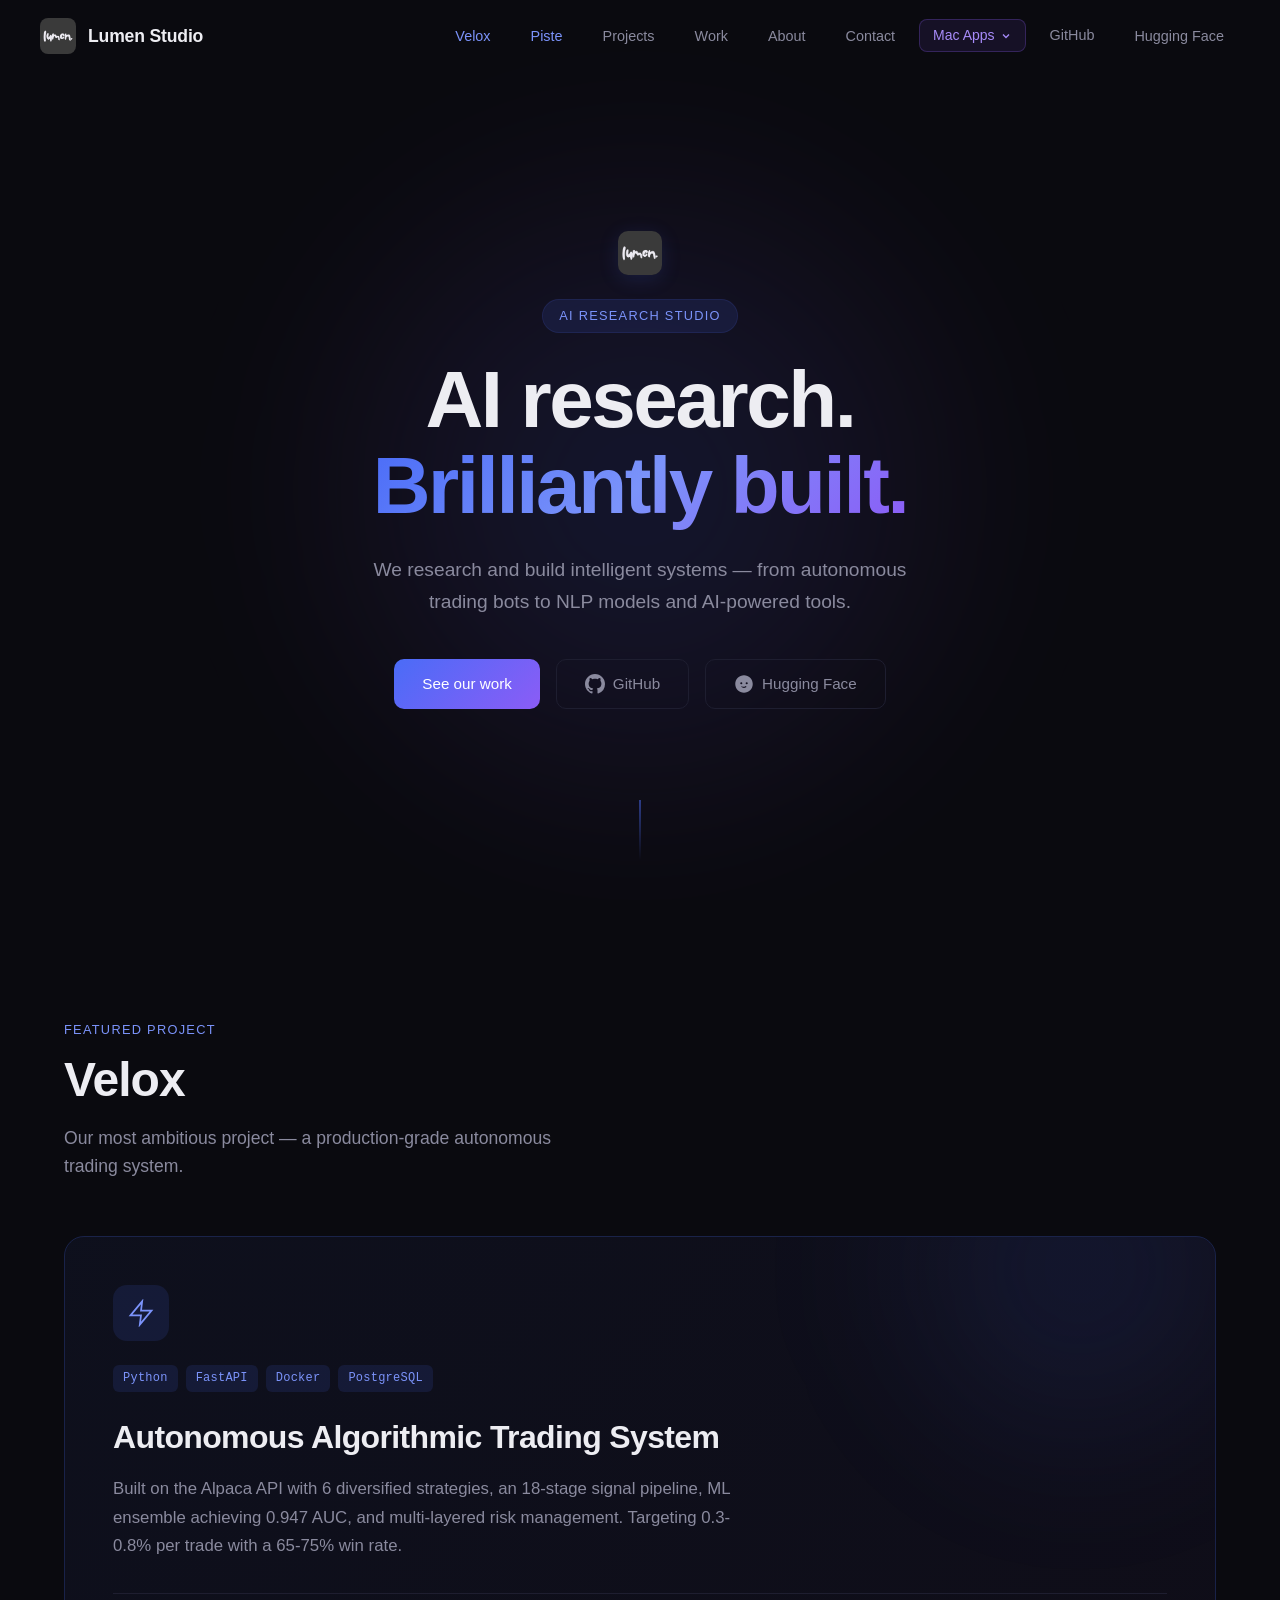
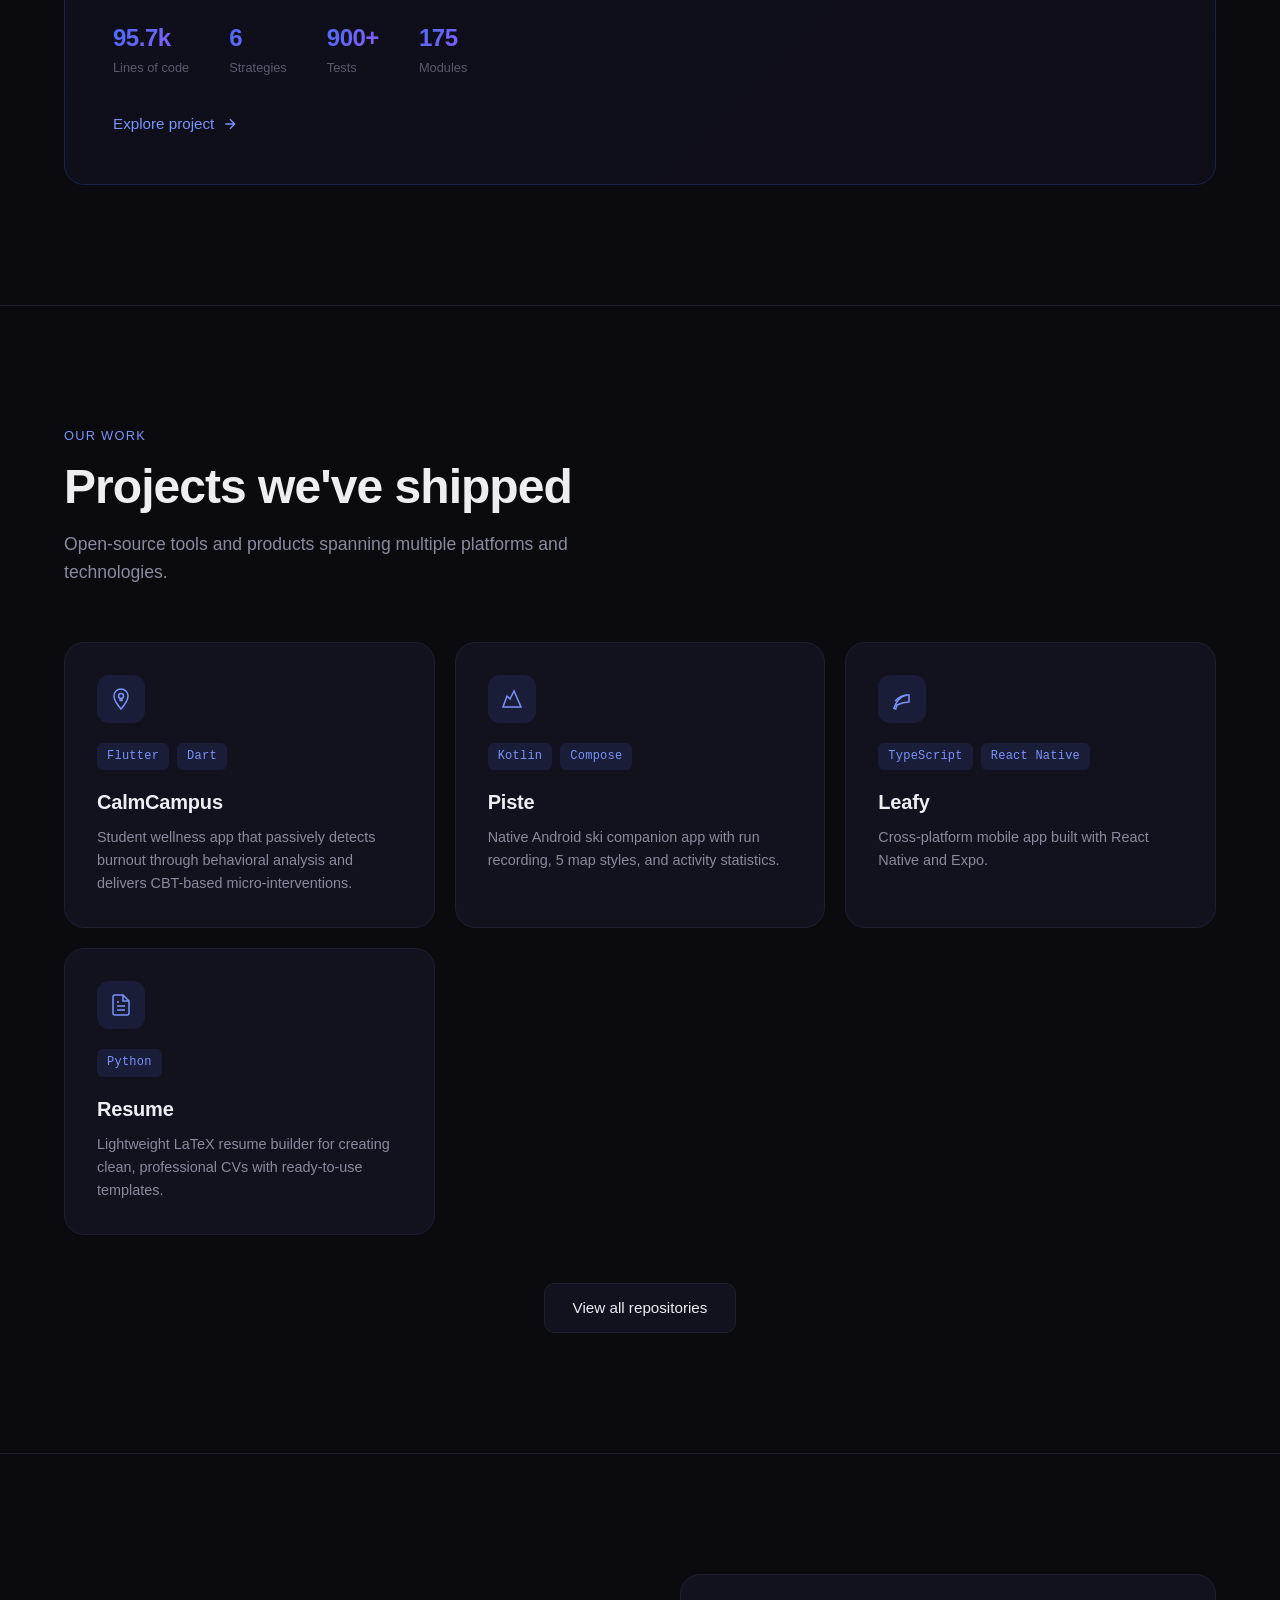
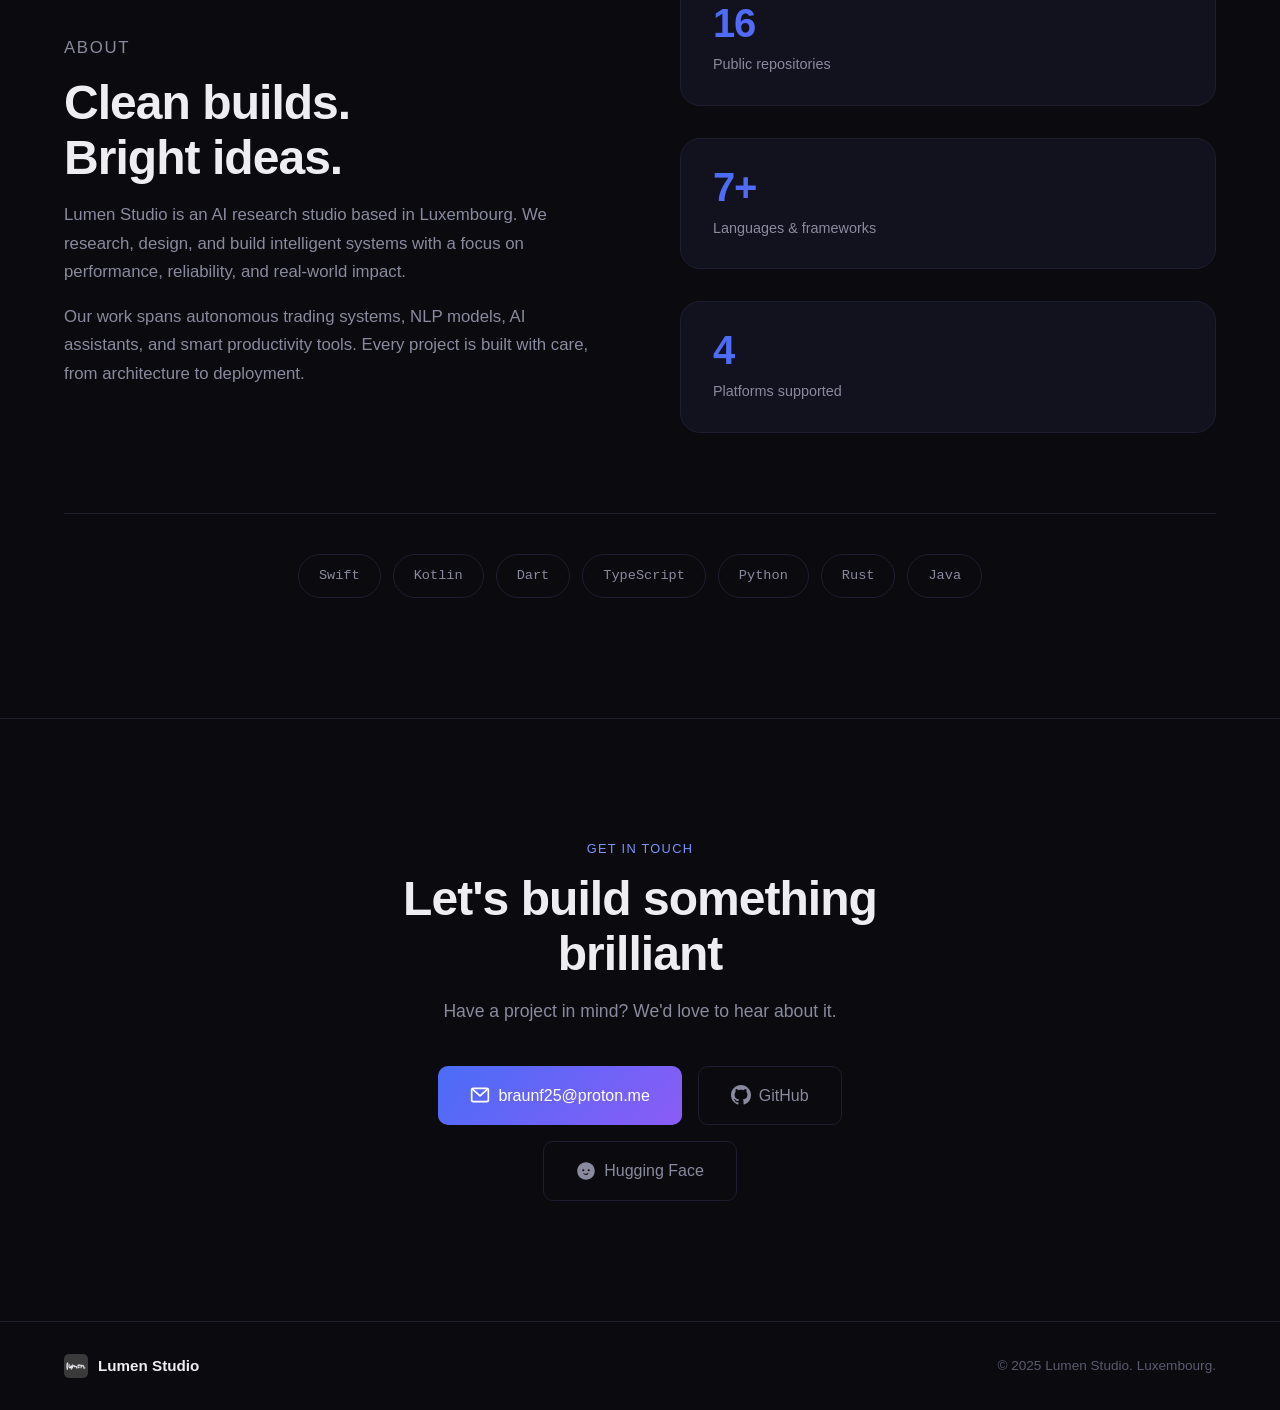
<file: index.html>
<!DOCTYPE html>
<html lang="en">
<head>
    <meta charset="UTF-8">
    <meta name="viewport" content="width=device-width, initial-scale=1.0">
    <title>Lumen Studio — AI research. Brilliantly built.</title>
    <meta name="description" content="Lumen Studio is an AI research studio building intelligent systems — from autonomous trading to NLP models and AI-powered tools.">
    <meta property="og:type"        content="website">
    <meta property="og:title"       content="Lumen Studio — AI research. Brilliantly built.">
    <meta property="og:description" content="Lumen Studio is an AI research studio building intelligent systems — from autonomous trading to NLP models and AI-powered tools.">
    <meta property="og:image"       content="assets/og-image.png">
    <meta name="twitter:card"       content="summary_large_image">
    <meta name="twitter:title"      content="Lumen Studio — AI research. Brilliantly built.">
    <meta name="twitter:description" content="Lumen Studio is an AI research studio building intelligent systems — from autonomous trading to NLP models and AI-powered tools.">
    <meta name="twitter:image"      content="assets/og-image.png">
    <link rel="stylesheet" href="style.css">
    <link rel="icon" href="assets/logo.png" type="image/png">
</head>
<body>
    <nav class="nav" id="nav">
        <div class="nav-inner">
            <a href="#" class="nav-logo">
                <img src="assets/logo.png" alt="Lumen Studio" class="nav-logo-img">
                Lumen Studio
            </a>
            <button class="nav-toggle" id="nav-toggle" aria-label="Toggle menu">
                <span></span><span></span><span></span>
            </button>
            <ul class="nav-links" id="nav-links">
                <li><a href="velox.html" class="nav-velox">Velox</a></li>
                <li><a href="piste.html" class="nav-piste">Piste</a></li>
                <li><a href="projects.html" class="nav-projects">Projects</a></li>
                <li><a href="#work">Work</a></li>
                <li><a href="#about">About</a></li>
                <li><a href="#contact">Contact</a></li>
                <li class="nav-mac-wrapper">
                    <button class="nav-mac-btn" id="mac-apps-btn" aria-expanded="false">
                        Mac Apps
                        <svg viewBox="0 0 24 24" width="12" height="12" fill="none" stroke="currentColor" stroke-width="2.5"><polyline points="6 9 12 15 18 9"/></svg>
                    </button>
                    <div class="nav-mac-menu" id="mac-apps-menu">
                        <a href="https://focus.braunf.com" target="_blank" rel="noopener" class="nav-mac-item nav-mac-item-focus">⏱ FocusTimer</a>
                        <a href="https://tokn.braunf.com" target="_blank" rel="noopener" class="nav-mac-item nav-mac-item-tokn">◈ Tokn</a>
                    </div>
                </li>
                <li><a href="https://github.com/lumenworksco" target="_blank" rel="noopener" class="nav-github">GitHub</a></li>
                <li><a href="https://huggingface.co/iPwnds" target="_blank" rel="noopener">Hugging Face</a></li>
            </ul>
        </div>
    </nav>

    <header class="hero">
        <div class="hero-bg">
            <div class="hero-glow"></div>
        </div>
        <div class="hero-content">
            <img src="assets/logo.png" alt="Lumen Studio logo" class="hero-logo">
            <p class="hero-label">AI Research Studio</p>
            <h1 class="hero-title">
                AI research.<br>
                <span class="hero-accent">Brilliantly built.</span>
            </h1>
            <p class="hero-sub">We research and build intelligent systems — from autonomous trading bots to NLP models and AI-powered tools.</p>
            <div class="hero-actions">
                <a href="#work" class="btn btn-primary">See our work</a>
                <a href="https://github.com/lumenworksco" target="_blank" rel="noopener" class="btn btn-ghost">
                    <svg width="20" height="20" viewBox="0 0 24 24" fill="currentColor"><path d="M12 0C5.37 0 0 5.37 0 12c0 5.31 3.435 9.795 8.205 11.385.6.105.825-.255.825-.57 0-.285-.015-1.23-.015-2.235-3.015.555-3.795-.735-4.035-1.41-.135-.345-.72-1.41-1.23-1.695-.42-.225-1.02-.78-.015-.795.945-.015 1.62.87 1.845 1.23 1.08 1.815 2.805 1.305 3.495.99.105-.78.42-1.305.765-1.605-2.67-.3-5.46-1.335-5.46-5.925 0-1.305.465-2.385 1.23-3.225-.12-.3-.54-1.53.12-3.18 0 0 1.005-.315 3.3 1.23.96-.27 1.98-.405 3-.405s2.04.135 3 .405c2.295-1.56 3.3-1.23 3.3-1.23.66 1.65.24 2.88.12 3.18.765.84 1.23 1.905 1.23 3.225 0 4.605-2.805 5.625-5.475 5.925.435.375.81 1.095.81 2.22 0 1.605-.015 2.895-.015 3.3 0 .315.225.69.825.57A12.02 12.02 0 0024 12c0-6.63-5.37-12-12-12z"/></svg>
                    GitHub
                </a>
                <a href="https://huggingface.co/iPwnds" target="_blank" rel="noopener" class="btn btn-ghost">
                    <svg width="20" height="20" viewBox="0 0 24 24" fill="currentColor"><path d="M12 1.5C6.201 1.5 1.5 6.201 1.5 12S6.201 22.5 12 22.5 22.5 17.799 22.5 12 17.799 1.5 12 1.5zm-3.25 8.25a1.25 1.25 0 110 2.5 1.25 1.25 0 010-2.5zm6.5 0a1.25 1.25 0 110 2.5 1.25 1.25 0 010-2.5zm-6.986 5.1a.75.75 0 011.04-.208c.677.452 1.37.658 2.196.658.826 0 1.519-.206 2.196-.658a.75.75 0 01.832 1.248C13.47 16.54 12.53 16.808 12 16.808c-.53 0-1.47-.268-2.528-.966a.75.75 0 01-.208-1.04z"/></svg>
                    Hugging Face
                </a>
            </div>
        </div>
        <div class="hero-scroll">
            <div class="scroll-line"></div>
        </div>
    </header>

    <section class="spotlight" id="velox">
        <div class="container">
            <div class="section-header">
                <p class="section-label">Featured Project</p>
                <h2 class="section-title">Velox</h2>
                <p class="section-sub">Our most ambitious project — a production-grade autonomous trading system.</p>
            </div>

            <a href="velox.html" class="spotlight-card">
                <div class="spotlight-card-inner">
                    <div class="spotlight-content">
                        <div class="spotlight-icon">
                            <svg viewBox="0 0 24 24" fill="none" stroke="currentColor" stroke-width="1.5"><path d="M13 2L3 14h9l-1 8 10-12h-9l1-8z"/></svg>
                        </div>
                        <div class="spotlight-meta">
                            <span class="project-tag">Python</span>
                            <span class="project-tag">FastAPI</span>
                            <span class="project-tag">Docker</span>
                            <span class="project-tag">PostgreSQL</span>
                        </div>
                        <h3>Autonomous Algorithmic Trading System</h3>
                        <p>Built on the Alpaca API with 6 diversified strategies, an 18-stage signal pipeline, ML ensemble achieving 0.947 AUC, and multi-layered risk management. Targeting 0.3-0.8% per trade with a 65-75% win rate.</p>
                        <div class="spotlight-stats">
                            <div class="spotlight-stat">
                                <span class="spotlight-stat-num">95.7k</span>
                                <span class="spotlight-stat-label">Lines of code</span>
                            </div>
                            <div class="spotlight-stat">
                                <span class="spotlight-stat-num">6</span>
                                <span class="spotlight-stat-label">Strategies</span>
                            </div>
                            <div class="spotlight-stat">
                                <span class="spotlight-stat-num">900+</span>
                                <span class="spotlight-stat-label">Tests</span>
                            </div>
                            <div class="spotlight-stat">
                                <span class="spotlight-stat-num">175</span>
                                <span class="spotlight-stat-label">Modules</span>
                            </div>
                        </div>
                        <span class="spotlight-link">
                            Explore project
                            <svg viewBox="0 0 24 24" width="16" height="16" fill="none" stroke="currentColor" stroke-width="2"><path d="M5 12h14M12 5l7 7-7 7"/></svg>
                        </span>
                    </div>
                    <div class="spotlight-glow"></div>
                </div>
            </a>
        </div>
    </section>

    <section class="work" id="work">
        <div class="container">
            <div class="section-header">
                <p class="section-label">Our Work</p>
                <h2 class="section-title">Projects we've shipped</h2>
                <p class="section-sub">Open-source tools and products spanning multiple platforms and technologies.</p>
            </div>

            <div class="project-grid">
                <a href="https://github.com/lumenworksco/CalmCampus" target="_blank" rel="noopener" class="project-card">
                    <div class="project-card-inner">
                        <div class="project-icon">
                            <svg viewBox="0 0 24 24" fill="none" stroke="currentColor" stroke-width="1.5"><path d="M12 2a7 7 0 0 0-7 7c0 5 7 13 7 13s7-8 7-13a7 7 0 0 0-7-7z"/><circle cx="12" cy="9" r="2.5"/><path d="M12 11.5v3"/><path d="M10 13h4"/></svg>
                        </div>
                        <div class="project-meta">
                            <span class="project-tag">Flutter</span>
                            <span class="project-tag">Dart</span>
                        </div>
                        <h3>CalmCampus</h3>
                        <p>Student wellness app that passively detects burnout through behavioral analysis and delivers CBT-based micro-interventions.</p>
                    </div>
                </a>

                <a href="piste.html" class="project-card">
                    <div class="project-card-inner">
                        <div class="project-icon">
                            <svg viewBox="0 0 24 24" fill="none" stroke="currentColor" stroke-width="1.5"><path d="M3 20h18L14 4l-4 8-3-3-4 11z"/></svg>
                        </div>
                        <div class="project-meta">
                            <span class="project-tag">Kotlin</span>
                            <span class="project-tag">Compose</span>
                        </div>
                        <h3>Piste</h3>
                        <p>Native Android ski companion app with run recording, 5 map styles, and activity statistics.</p>
                    </div>
                </a>

                <a href="https://github.com/lumenworksco/Leafy" target="_blank" rel="noopener" class="project-card">
                    <div class="project-card-inner">
                        <div class="project-icon">
                            <svg viewBox="0 0 24 24" fill="none" stroke="currentColor" stroke-width="1.5"><path d="M17 8C8 10 5.9 16.17 3.82 21.34l1.89.66L7 18c4-2 8-3 12-3V8z"/><path d="M17 8c-4 0-8 2-12 6"/></svg>
                        </div>
                        <div class="project-meta">
                            <span class="project-tag">TypeScript</span>
                            <span class="project-tag">React Native</span>
                        </div>
                        <h3>Leafy</h3>
                        <p>Cross-platform mobile app built with React Native and Expo.</p>
                    </div>
                </a>

                <a href="https://github.com/lumenworksco/Resume" target="_blank" rel="noopener" class="project-card">
                    <div class="project-card-inner">
                        <div class="project-icon">
                            <svg viewBox="0 0 24 24" fill="none" stroke="currentColor" stroke-width="1.5"><path d="M14 2H6a2 2 0 0 0-2 2v16a2 2 0 0 0 2 2h12a2 2 0 0 0 2-2V8z"/><polyline points="14 2 14 8 20 8"/><line x1="16" y1="13" x2="8" y2="13"/><line x1="16" y1="17" x2="8" y2="17"/><line x1="10" y1="9" x2="8" y2="9"/></svg>
                        </div>
                        <div class="project-meta">
                            <span class="project-tag">Python</span>
                        </div>
                        <h3>Resume</h3>
                        <p>Lightweight LaTeX resume builder for creating clean, professional CVs with ready-to-use templates.</p>
                    </div>
                </a>
            </div>

            <div class="work-cta">
                <a href="https://github.com/orgs/lumenworksco/repositories" target="_blank" rel="noopener" class="btn btn-secondary">View all repositories</a>
            </div>
        </div>
    </section>

    <section class="about" id="about">
        <div class="container">
            <div class="about-grid">
                <div class="about-text">
                    <p class="section-label">About</p>
                    <h2 class="section-title">Clean builds.<br>Bright ideas.</h2>
                    <p>Lumen Studio is an AI research studio based in Luxembourg. We research, design, and build intelligent systems with a focus on performance, reliability, and real-world impact.</p>
                    <p>Our work spans autonomous trading systems, NLP models, AI assistants, and smart productivity tools. Every project is built with care, from architecture to deployment.</p>
                </div>
                <div class="about-stats">
                    <div class="stat">
                        <span class="stat-number">16</span>
                        <span class="stat-label">Public repositories</span>
                    </div>
                    <div class="stat">
                        <span class="stat-number">7+</span>
                        <span class="stat-label">Languages & frameworks</span>
                    </div>
                    <div class="stat">
                        <span class="stat-number">4</span>
                        <span class="stat-label">Platforms supported</span>
                    </div>
                </div>
            </div>

            <div class="tech-strip">
                <div class="tech-item">Swift</div>
                <div class="tech-item">Kotlin</div>
                <div class="tech-item">Dart</div>
                <div class="tech-item">TypeScript</div>
                <div class="tech-item">Python</div>
                <div class="tech-item">Rust</div>
                <div class="tech-item">Java</div>
            </div>
        </div>
    </section>

    <section class="contact" id="contact">
        <div class="container">
            <div class="contact-inner">
                <p class="section-label">Get in touch</p>
                <h2 class="section-title">Let's build something brilliant</h2>
                <p class="contact-sub">Have a project in mind? We'd love to hear about it.</p>
                <div class="contact-links">
                    <a href="mailto:braunf25@proton.me" class="btn btn-primary btn-lg">
                        <svg width="20" height="20" viewBox="0 0 24 24" fill="none" stroke="currentColor" stroke-width="2"><rect x="2" y="4" width="20" height="16" rx="2"/><polyline points="22,4 12,13 2,4"/></svg>
                        braunf25@proton.me
                    </a>
                    <a href="https://github.com/lumenworksco" target="_blank" rel="noopener" class="btn btn-ghost btn-lg">
                        <svg width="20" height="20" viewBox="0 0 24 24" fill="currentColor"><path d="M12 0C5.37 0 0 5.37 0 12c0 5.31 3.435 9.795 8.205 11.385.6.105.825-.255.825-.57 0-.285-.015-1.23-.015-2.235-3.015.555-3.795-.735-4.035-1.41-.135-.345-.72-1.41-1.23-1.695-.42-.225-1.02-.78-.015-.795.945-.015 1.62.87 1.845 1.23 1.08 1.815 2.805 1.305 3.495.99.105-.78.42-1.305.765-1.605-2.67-.3-5.46-1.335-5.46-5.925 0-1.305.465-2.385 1.23-3.225-.12-.3-.54-1.53.12-3.18 0 0 1.005-.315 3.3 1.23.96-.27 1.98-.405 3-.405s2.04.135 3 .405c2.295-1.56 3.3-1.23 3.3-1.23.66 1.65.24 2.88.12 3.18.765.84 1.23 1.905 1.23 3.225 0 4.605-2.805 5.625-5.475 5.925.435.375.81 1.095.81 2.22 0 1.605-.015 2.895-.015 3.3 0 .315.225.69.825.57A12.02 12.02 0 0024 12c0-6.63-5.37-12-12-12z"/></svg>
                        GitHub
                    </a>
                    <a href="https://huggingface.co/iPwnds" target="_blank" rel="noopener" class="btn btn-ghost btn-lg">
                        <svg width="20" height="20" viewBox="0 0 24 24" fill="currentColor"><path d="M12 1.5C6.201 1.5 1.5 6.201 1.5 12S6.201 22.5 12 22.5 22.5 17.799 22.5 12 17.799 1.5 12 1.5zm-3.25 8.25a1.25 1.25 0 110 2.5 1.25 1.25 0 010-2.5zm6.5 0a1.25 1.25 0 110 2.5 1.25 1.25 0 010-2.5zm-6.986 5.1a.75.75 0 011.04-.208c.677.452 1.37.658 2.196.658.826 0 1.519-.206 2.196-.658a.75.75 0 01.832 1.248C13.47 16.54 12.53 16.808 12 16.808c-.53 0-1.47-.268-2.528-.966a.75.75 0 01-.208-1.04z"/></svg>
                        Hugging Face
                    </a>
                </div>
            </div>
        </div>
    </section>

    <footer class="footer">
        <div class="container">
            <div class="footer-inner">
                <div class="footer-brand">
                    <img src="assets/logo.png" alt="Lumen Studio" class="footer-logo-img">
                    Lumen Studio
                </div>
                <p class="footer-copy">&copy; 2025 Lumen Studio. Luxembourg.</p>
            </div>
        </div>
    </footer>

    <script src="script.js"></script>
</body>
</html>
</file>
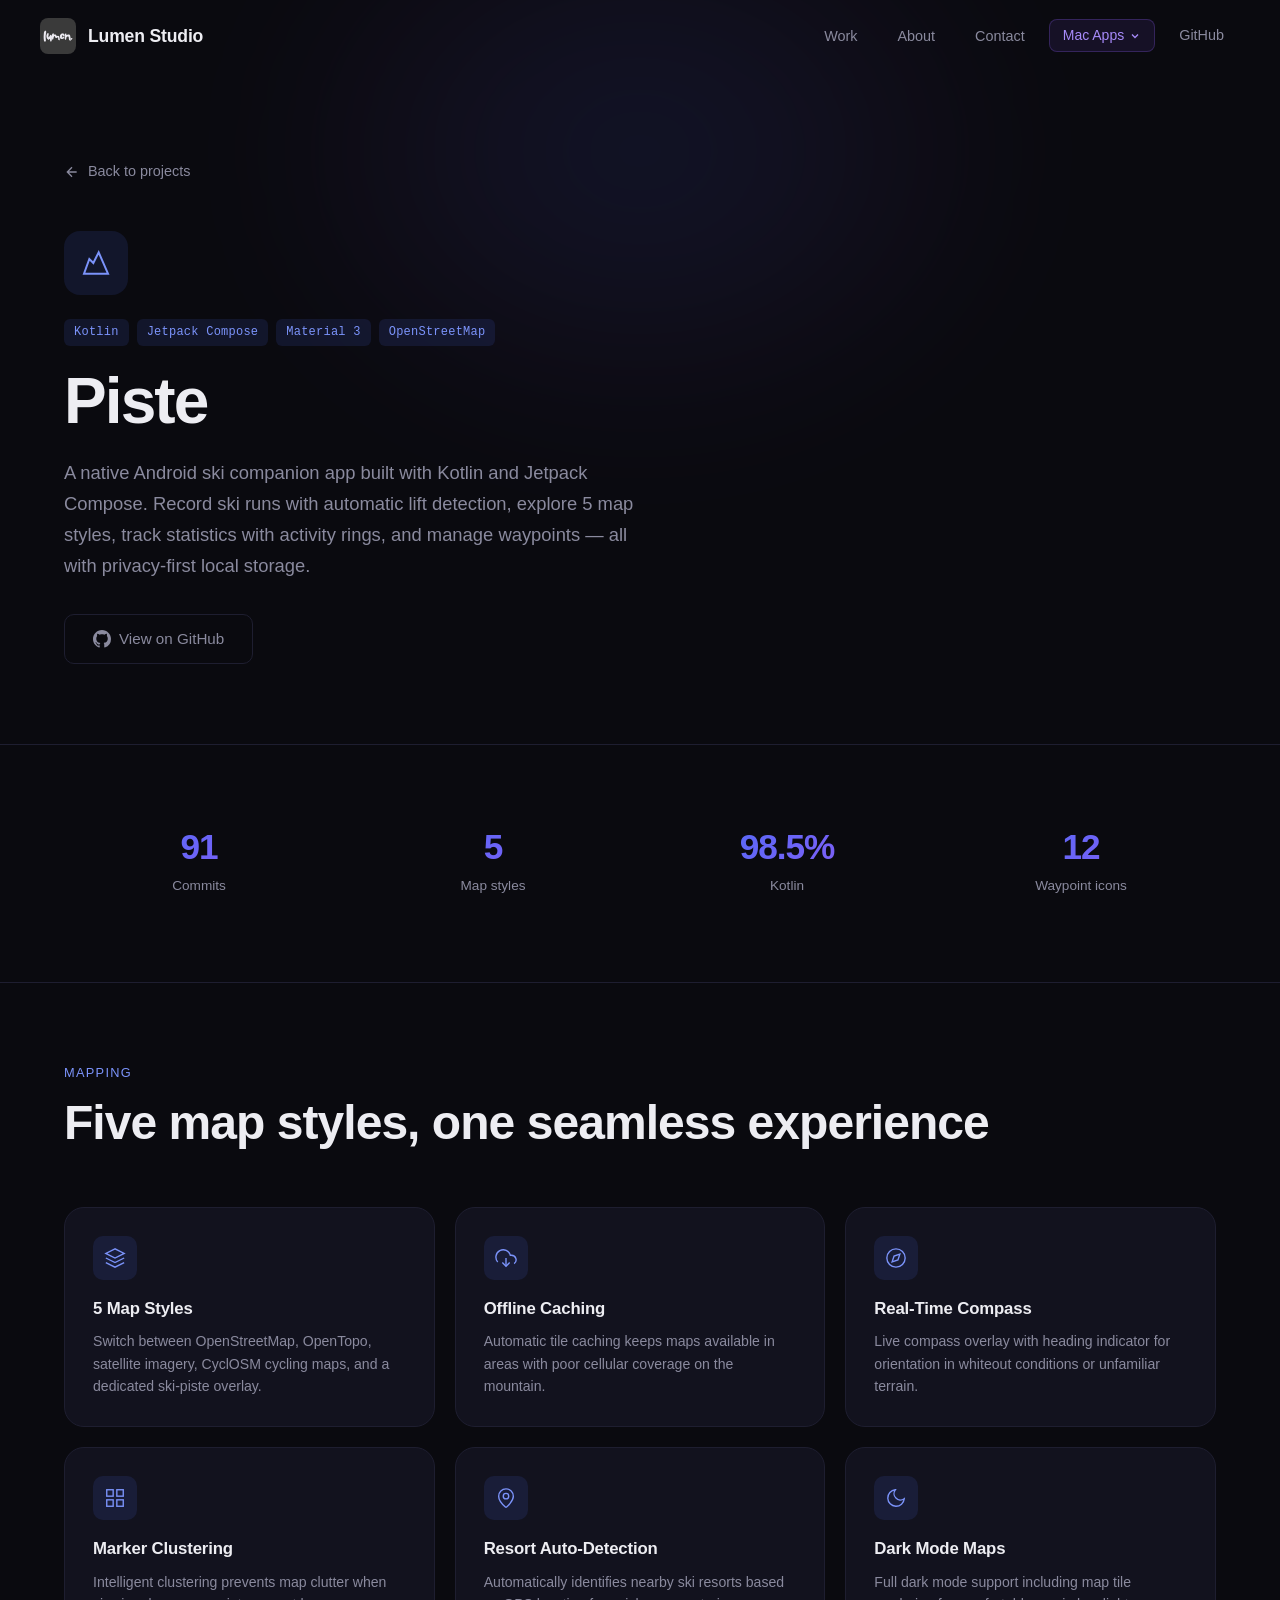
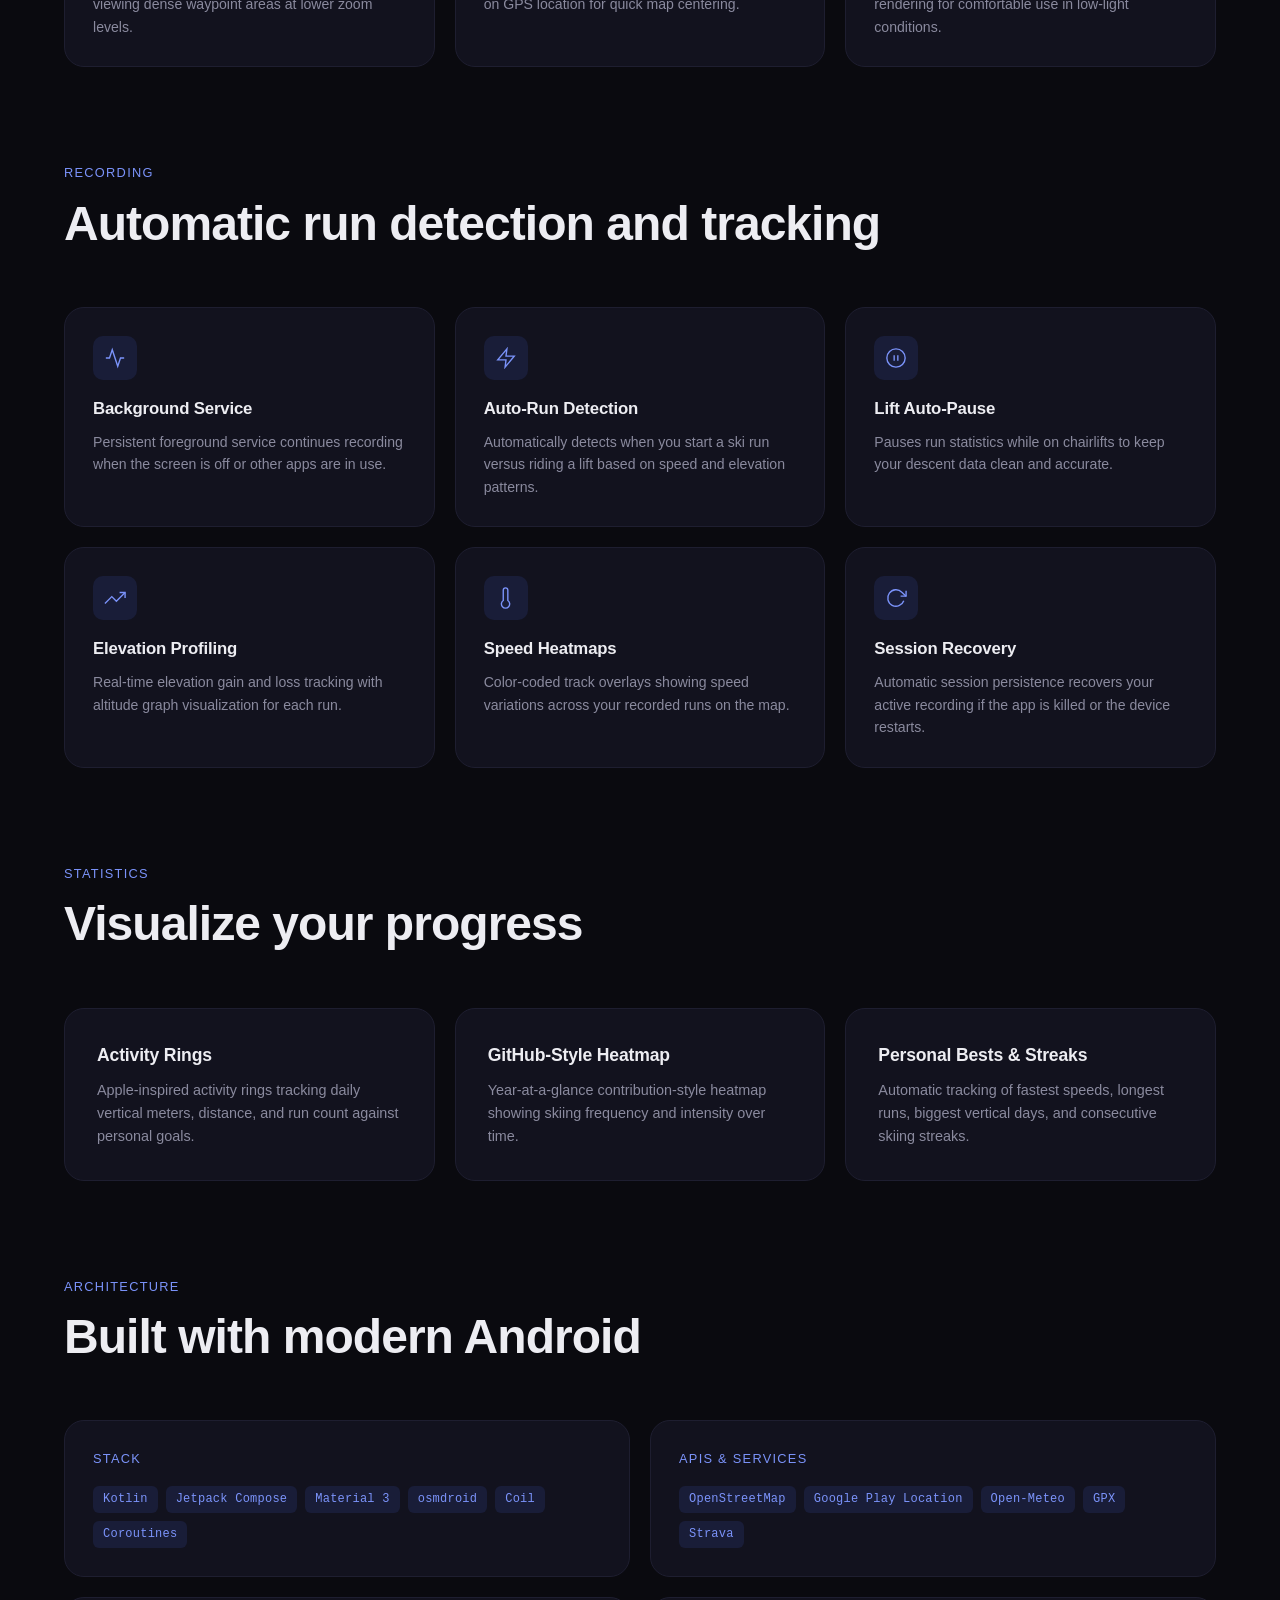
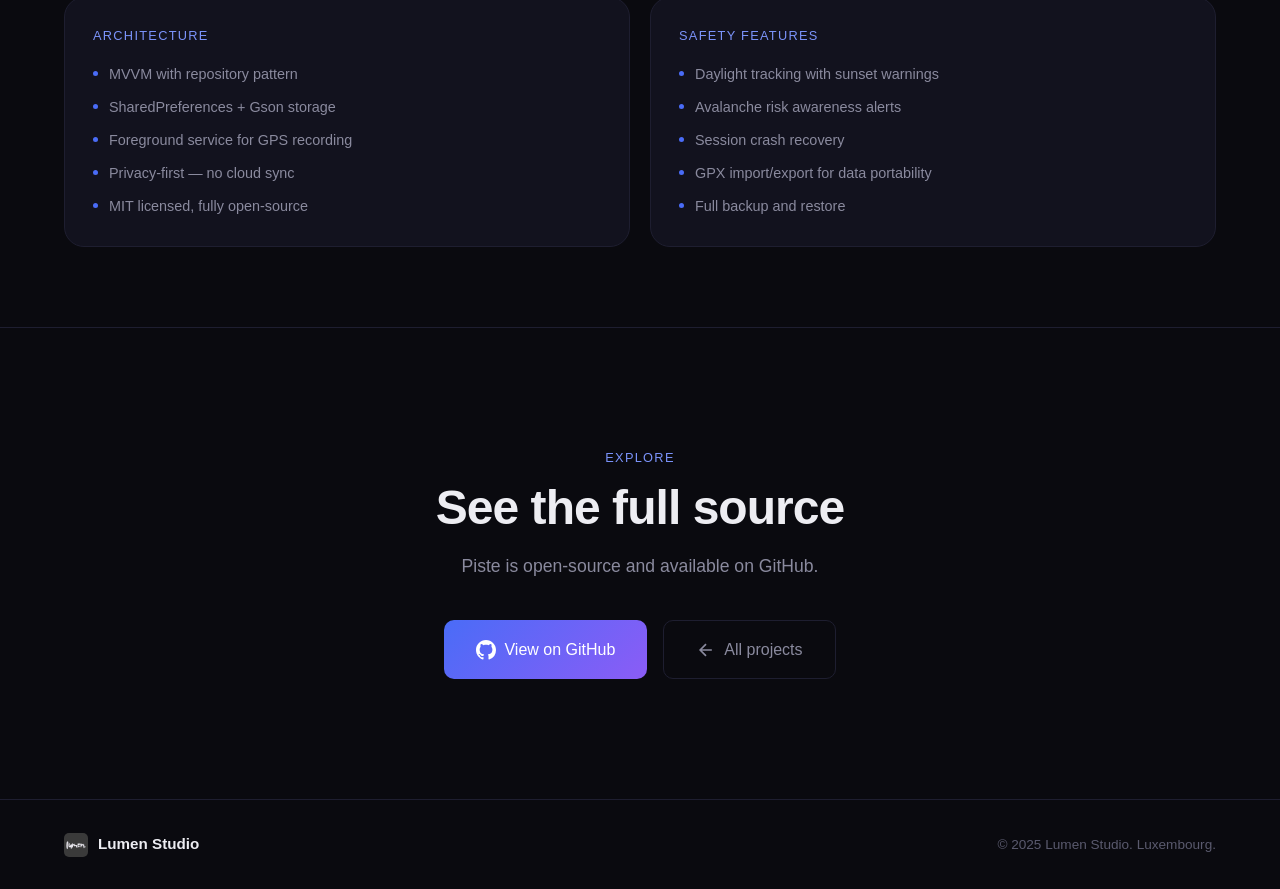
<file: piste.html>
<!DOCTYPE html>
<html lang="en">
<head>
    <meta charset="UTF-8">
    <meta name="viewport" content="width=device-width, initial-scale=1.0">
    <title>Piste — Lumen Studio</title>
    <meta name="description" content="Piste is a native Android ski companion app built with Kotlin and Jetpack Compose, featuring 5 map styles, ski run recording, activity statistics, and waypoint management.">
    <meta property="og:type"        content="website">
    <meta property="og:title"       content="Piste — Lumen Studio">
    <meta property="og:description" content="Piste is a native Android ski companion app with GPS run tracking, 5 map styles, speed heatmaps, and weather forecasts.">
    <meta property="og:image"       content="assets/og-image.png">
    <meta name="twitter:card"       content="summary_large_image">
    <meta name="twitter:title"      content="Piste — Lumen Studio">
    <meta name="twitter:description" content="Piste is a native Android ski companion app with GPS run tracking, 5 map styles, speed heatmaps, and weather forecasts.">
    <meta name="twitter:image"      content="assets/og-image.png">
    <link rel="stylesheet" href="style.css">
    <link rel="icon" href="assets/logo.png" type="image/png">
</head>
<body>
    <nav class="nav" id="nav">
        <div class="nav-inner">
            <a href="index.html" class="nav-logo">
                <img src="assets/logo.png" alt="Lumen Studio" class="nav-logo-img">
                Lumen Studio
            </a>
            <button class="nav-toggle" id="nav-toggle" aria-label="Toggle menu">
                <span></span><span></span><span></span>
            </button>
            <ul class="nav-links" id="nav-links">
                <li><a href="index.html#work">Work</a></li>
                <li><a href="index.html#about">About</a></li>
                <li><a href="index.html#contact">Contact</a></li>
                <li class="nav-mac-wrapper">
                    <button class="nav-mac-btn" id="mac-apps-btn" aria-expanded="false">
                        Mac Apps
                        <svg viewBox="0 0 24 24" width="12" height="12" fill="none" stroke="currentColor" stroke-width="2.5"><polyline points="6 9 12 15 18 9"/></svg>
                    </button>
                    <div class="nav-mac-menu" id="mac-apps-menu">
                        <a href="https://focus.braunf.com" target="_blank" rel="noopener" class="nav-mac-item nav-mac-item-focus">⏱ FocusTimer</a>
                        <a href="https://tokn.braunf.com" target="_blank" rel="noopener" class="nav-mac-item nav-mac-item-tokn">◈ Tokn</a>
                    </div>
                </li>
                <li><a href="https://github.com/lumenworksco" target="_blank" rel="noopener" class="nav-github">GitHub</a></li>
            </ul>
        </div>
    </nav>

    <section class="project-hero">
        <div class="project-hero-bg">
            <div class="project-hero-glow"></div>
        </div>
        <div class="container">
            <a href="index.html#work" class="back-link">
                <svg viewBox="0 0 24 24" width="16" height="16" fill="none" stroke="currentColor" stroke-width="2"><path d="M19 12H5M12 19l-7-7 7-7"/></svg>
                Back to projects
            </a>
            <div class="project-hero-content">
                <div class="project-hero-icon">
                    <svg viewBox="0 0 24 24" fill="none" stroke="currentColor" stroke-width="1.5"><path d="M3 20h18L14 4l-4 8-3-3-4 11z"/></svg>
                </div>
                <div class="project-hero-meta">
                    <span class="project-tag">Kotlin</span>
                    <span class="project-tag">Jetpack Compose</span>
                    <span class="project-tag">Material 3</span>
                    <span class="project-tag">OpenStreetMap</span>
                </div>
                <h1 class="project-hero-title">Piste</h1>
                <p class="project-hero-sub">A native Android ski companion app built with Kotlin and Jetpack Compose. Record ski runs with automatic lift detection, explore 5 map styles, track statistics with activity rings, and manage waypoints — all with privacy-first local storage.</p>
                <a href="https://github.com/lumenworksco/Piste-Formerly-Waypoint" target="_blank" rel="noopener" class="btn btn-ghost">
                    <svg width="18" height="18" viewBox="0 0 24 24" fill="currentColor"><path d="M12 0C5.37 0 0 5.37 0 12c0 5.31 3.435 9.795 8.205 11.385.6.105.825-.255.825-.57 0-.285-.015-1.23-.015-2.235-3.015.555-3.795-.735-4.035-1.41-.135-.345-.72-1.41-1.23-1.695-.42-.225-1.02-.78-.015-.795.945-.015 1.62.87 1.845 1.23 1.08 1.815 2.805 1.305 3.495.99.105-.78.42-1.305.765-1.605-2.67-.3-5.46-1.335-5.46-5.925 0-1.305.465-2.385 1.23-3.225-.12-.3-.54-1.53.12-3.18 0 0 1.005-.315 3.3 1.23.96-.27 1.98-.405 3-.405s2.04.135 3 .405c2.295-1.56 3.3-1.23 3.3-1.23.66 1.65.24 2.88.12 3.18.765.84 1.23 1.905 1.23 3.225 0 4.605-2.805 5.625-5.475 5.925.435.375.81 1.095.81 2.22 0 1.605-.015 2.895-.015 3.3 0 .315.225.69.825.57A12.02 12.02 0 0024 12c0-6.63-5.37-12-12-12z"/></svg>
                    View on GitHub
                </a>
            </div>
        </div>
    </section>

    <section class="project-stats-section">
        <div class="container">
            <div class="project-stats-grid">
                <div class="project-stat">
                    <span class="project-stat-number">91</span>
                    <span class="project-stat-label">Commits</span>
                </div>
                <div class="project-stat">
                    <span class="project-stat-number">5</span>
                    <span class="project-stat-label">Map styles</span>
                </div>
                <div class="project-stat">
                    <span class="project-stat-number">98.5%</span>
                    <span class="project-stat-label">Kotlin</span>
                </div>
                <div class="project-stat">
                    <span class="project-stat-number">12</span>
                    <span class="project-stat-label">Waypoint icons</span>
                </div>
            </div>
        </div>
    </section>

    <section class="project-detail">
        <div class="container">
            <div class="detail-section">
                <div class="section-header">
                    <p class="section-label">Mapping</p>
                    <h2 class="section-title">Five map styles, one seamless experience</h2>
                </div>
                <div class="feature-grid">
                    <div class="feature-card">
                        <div class="feature-icon">
                            <svg viewBox="0 0 24 24" fill="none" stroke="currentColor" stroke-width="1.5"><path d="M12 2L2 7l10 5 10-5-10-5z"/><path d="M2 17l10 5 10-5"/><path d="M2 12l10 5 10-5"/></svg>
                        </div>
                        <h3>5 Map Styles</h3>
                        <p>Switch between OpenStreetMap, OpenTopo, satellite imagery, CyclOSM cycling maps, and a dedicated ski-piste overlay.</p>
                    </div>
                    <div class="feature-card">
                        <div class="feature-icon">
                            <svg viewBox="0 0 24 24" fill="none" stroke="currentColor" stroke-width="1.5"><polyline points="8 17 12 21 16 17"/><line x1="12" y1="12" x2="12" y2="21"/><path d="M20.88 18.09A5 5 0 0018 9h-1.26A8 8 0 103 16.29"/></svg>
                        </div>
                        <h3>Offline Caching</h3>
                        <p>Automatic tile caching keeps maps available in areas with poor cellular coverage on the mountain.</p>
                    </div>
                    <div class="feature-card">
                        <div class="feature-icon">
                            <svg viewBox="0 0 24 24" fill="none" stroke="currentColor" stroke-width="1.5"><circle cx="12" cy="12" r="10"/><polygon points="16.24 7.76 14.12 14.12 7.76 16.24 9.88 9.88 16.24 7.76"/></svg>
                        </div>
                        <h3>Real-Time Compass</h3>
                        <p>Live compass overlay with heading indicator for orientation in whiteout conditions or unfamiliar terrain.</p>
                    </div>
                    <div class="feature-card">
                        <div class="feature-icon">
                            <svg viewBox="0 0 24 24" fill="none" stroke="currentColor" stroke-width="1.5"><rect x="3" y="3" width="7" height="7"/><rect x="14" y="3" width="7" height="7"/><rect x="14" y="14" width="7" height="7"/><rect x="3" y="14" width="7" height="7"/></svg>
                        </div>
                        <h3>Marker Clustering</h3>
                        <p>Intelligent clustering prevents map clutter when viewing dense waypoint areas at lower zoom levels.</p>
                    </div>
                    <div class="feature-card">
                        <div class="feature-icon">
                            <svg viewBox="0 0 24 24" fill="none" stroke="currentColor" stroke-width="1.5"><circle cx="12" cy="10" r="3"/><path d="M12 2a8 8 0 0 0-8 8c0 5.4 7.05 11.5 7.35 11.76a1 1 0 0 0 1.3 0C13 21.5 20 15.4 20 10a8 8 0 0 0-8-8z"/></svg>
                        </div>
                        <h3>Resort Auto-Detection</h3>
                        <p>Automatically identifies nearby ski resorts based on GPS location for quick map centering.</p>
                    </div>
                    <div class="feature-card">
                        <div class="feature-icon">
                            <svg viewBox="0 0 24 24" fill="none" stroke="currentColor" stroke-width="1.5"><path d="M21 12.79A9 9 0 1111.21 3 7 7 0 0021 12.79z"/></svg>
                        </div>
                        <h3>Dark Mode Maps</h3>
                        <p>Full dark mode support including map tile rendering for comfortable use in low-light conditions.</p>
                    </div>
                </div>
            </div>

            <div class="detail-section">
                <div class="section-header">
                    <p class="section-label">Recording</p>
                    <h2 class="section-title">Automatic run detection and tracking</h2>
                </div>
                <div class="feature-grid">
                    <div class="feature-card">
                        <div class="feature-icon">
                            <svg viewBox="0 0 24 24" fill="none" stroke="currentColor" stroke-width="1.5"><polyline points="22 12 18 12 15 21 9 3 6 12 2 12"/></svg>
                        </div>
                        <h3>Background Service</h3>
                        <p>Persistent foreground service continues recording when the screen is off or other apps are in use.</p>
                    </div>
                    <div class="feature-card">
                        <div class="feature-icon">
                            <svg viewBox="0 0 24 24" fill="none" stroke="currentColor" stroke-width="1.5"><polygon points="13 2 3 14 12 14 11 22 21 10 12 10 13 2"/></svg>
                        </div>
                        <h3>Auto-Run Detection</h3>
                        <p>Automatically detects when you start a ski run versus riding a lift based on speed and elevation patterns.</p>
                    </div>
                    <div class="feature-card">
                        <div class="feature-icon">
                            <svg viewBox="0 0 24 24" fill="none" stroke="currentColor" stroke-width="1.5"><circle cx="12" cy="12" r="10"/><line x1="10" y1="15" x2="10" y2="9"/><line x1="14" y1="15" x2="14" y2="9"/></svg>
                        </div>
                        <h3>Lift Auto-Pause</h3>
                        <p>Pauses run statistics while on chairlifts to keep your descent data clean and accurate.</p>
                    </div>
                    <div class="feature-card">
                        <div class="feature-icon">
                            <svg viewBox="0 0 24 24" fill="none" stroke="currentColor" stroke-width="1.5"><polyline points="23 6 13.5 15.5 8.5 10.5 1 18"/><polyline points="17 6 23 6 23 12"/></svg>
                        </div>
                        <h3>Elevation Profiling</h3>
                        <p>Real-time elevation gain and loss tracking with altitude graph visualization for each run.</p>
                    </div>
                    <div class="feature-card">
                        <div class="feature-icon">
                            <svg viewBox="0 0 24 24" fill="none" stroke="currentColor" stroke-width="1.5"><path d="M14 14.76V3.5a2.5 2.5 0 0 0-5 0v11.26a4.5 4.5 0 1 0 5 0z"/></svg>
                        </div>
                        <h3>Speed Heatmaps</h3>
                        <p>Color-coded track overlays showing speed variations across your recorded runs on the map.</p>
                    </div>
                    <div class="feature-card">
                        <div class="feature-icon">
                            <svg viewBox="0 0 24 24" fill="none" stroke="currentColor" stroke-width="1.5"><polyline points="23 4 23 10 17 10"/><path d="M20.49 15a9 9 0 1 1-2.12-9.36L23 10"/></svg>
                        </div>
                        <h3>Session Recovery</h3>
                        <p>Automatic session persistence recovers your active recording if the app is killed or the device restarts.</p>
                    </div>
                </div>
            </div>

            <div class="detail-section">
                <div class="section-header">
                    <p class="section-label">Statistics</p>
                    <h2 class="section-title">Visualize your progress</h2>
                </div>
                <div class="ml-grid">
                    <div class="ml-card">
                        <h3>Activity Rings</h3>
                        <p>Apple-inspired activity rings tracking daily vertical meters, distance, and run count against personal goals.</p>
                    </div>
                    <div class="ml-card">
                        <h3>GitHub-Style Heatmap</h3>
                        <p>Year-at-a-glance contribution-style heatmap showing skiing frequency and intensity over time.</p>
                    </div>
                    <div class="ml-card">
                        <h3>Personal Bests & Streaks</h3>
                        <p>Automatic tracking of fastest speeds, longest runs, biggest vertical days, and consecutive skiing streaks.</p>
                    </div>
                </div>
            </div>

            <div class="detail-section">
                <div class="section-header">
                    <p class="section-label">Architecture</p>
                    <h2 class="section-title">Built with modern Android</h2>
                </div>
                <div class="tech-detail-grid">
                    <div class="tech-detail-card">
                        <h4>Stack</h4>
                        <div class="tech-tags">
                            <span class="project-tag">Kotlin</span>
                            <span class="project-tag">Jetpack Compose</span>
                            <span class="project-tag">Material 3</span>
                            <span class="project-tag">osmdroid</span>
                            <span class="project-tag">Coil</span>
                            <span class="project-tag">Coroutines</span>
                        </div>
                    </div>
                    <div class="tech-detail-card">
                        <h4>APIs & Services</h4>
                        <div class="tech-tags">
                            <span class="project-tag">OpenStreetMap</span>
                            <span class="project-tag">Google Play Location</span>
                            <span class="project-tag">Open-Meteo</span>
                            <span class="project-tag">GPX</span>
                            <span class="project-tag">Strava</span>
                        </div>
                    </div>
                    <div class="tech-detail-card">
                        <h4>Architecture</h4>
                        <ul class="arch-list">
                            <li>MVVM with repository pattern</li>
                            <li>SharedPreferences + Gson storage</li>
                            <li>Foreground service for GPS recording</li>
                            <li>Privacy-first — no cloud sync</li>
                            <li>MIT licensed, fully open-source</li>
                        </ul>
                    </div>
                    <div class="tech-detail-card">
                        <h4>Safety Features</h4>
                        <ul class="arch-list">
                            <li>Daylight tracking with sunset warnings</li>
                            <li>Avalanche risk awareness alerts</li>
                            <li>Session crash recovery</li>
                            <li>GPX import/export for data portability</li>
                            <li>Full backup and restore</li>
                        </ul>
                    </div>
                </div>
            </div>
        </div>
    </section>

    <section class="project-cta">
        <div class="container">
            <div class="contact-inner">
                <p class="section-label">Explore</p>
                <h2 class="section-title">See the full source</h2>
                <p class="contact-sub">Piste is open-source and available on GitHub.</p>
                <div class="contact-links">
                    <a href="https://github.com/lumenworksco/Piste-Formerly-Waypoint" target="_blank" rel="noopener" class="btn btn-primary btn-lg">
                        <svg width="20" height="20" viewBox="0 0 24 24" fill="currentColor"><path d="M12 0C5.37 0 0 5.37 0 12c0 5.31 3.435 9.795 8.205 11.385.6.105.825-.255.825-.57 0-.285-.015-1.23-.015-2.235-3.015.555-3.795-.735-4.035-1.41-.135-.345-.72-1.41-1.23-1.695-.42-.225-1.02-.78-.015-.795.945-.015 1.62.87 1.845 1.23 1.08 1.815 2.805 1.305 3.495.99.105-.78.42-1.305.765-1.605-2.67-.3-5.46-1.335-5.46-5.925 0-1.305.465-2.385 1.23-3.225-.12-.3-.54-1.53.12-3.18 0 0 1.005-.315 3.3 1.23.96-.27 1.98-.405 3-.405s2.04.135 3 .405c2.295-1.56 3.3-1.23 3.3-1.23.66 1.65.24 2.88.12 3.18.765.84 1.23 1.905 1.23 3.225 0 4.605-2.805 5.625-5.475 5.925.435.375.81 1.095.81 2.22 0 1.605-.015 2.895-.015 3.3 0 .315.225.69.825.57A12.02 12.02 0 0024 12c0-6.63-5.37-12-12-12z"/></svg>
                        View on GitHub
                    </a>
                    <a href="index.html#work" class="btn btn-ghost btn-lg">
                        <svg viewBox="0 0 24 24" width="20" height="20" fill="none" stroke="currentColor" stroke-width="2"><path d="M19 12H5M12 19l-7-7 7-7"/></svg>
                        All projects
                    </a>
                </div>
            </div>
        </div>
    </section>

    <footer class="footer">
        <div class="container">
            <div class="footer-inner">
                <div class="footer-brand">
                    <img src="assets/logo.png" alt="Lumen Studio" class="footer-logo-img">
                    Lumen Studio
                </div>
                <p class="footer-copy">&copy; 2025 Lumen Studio. Luxembourg.</p>
            </div>
        </div>
    </footer>

    <script src="script.js"></script>
</body>
</html>
</file>
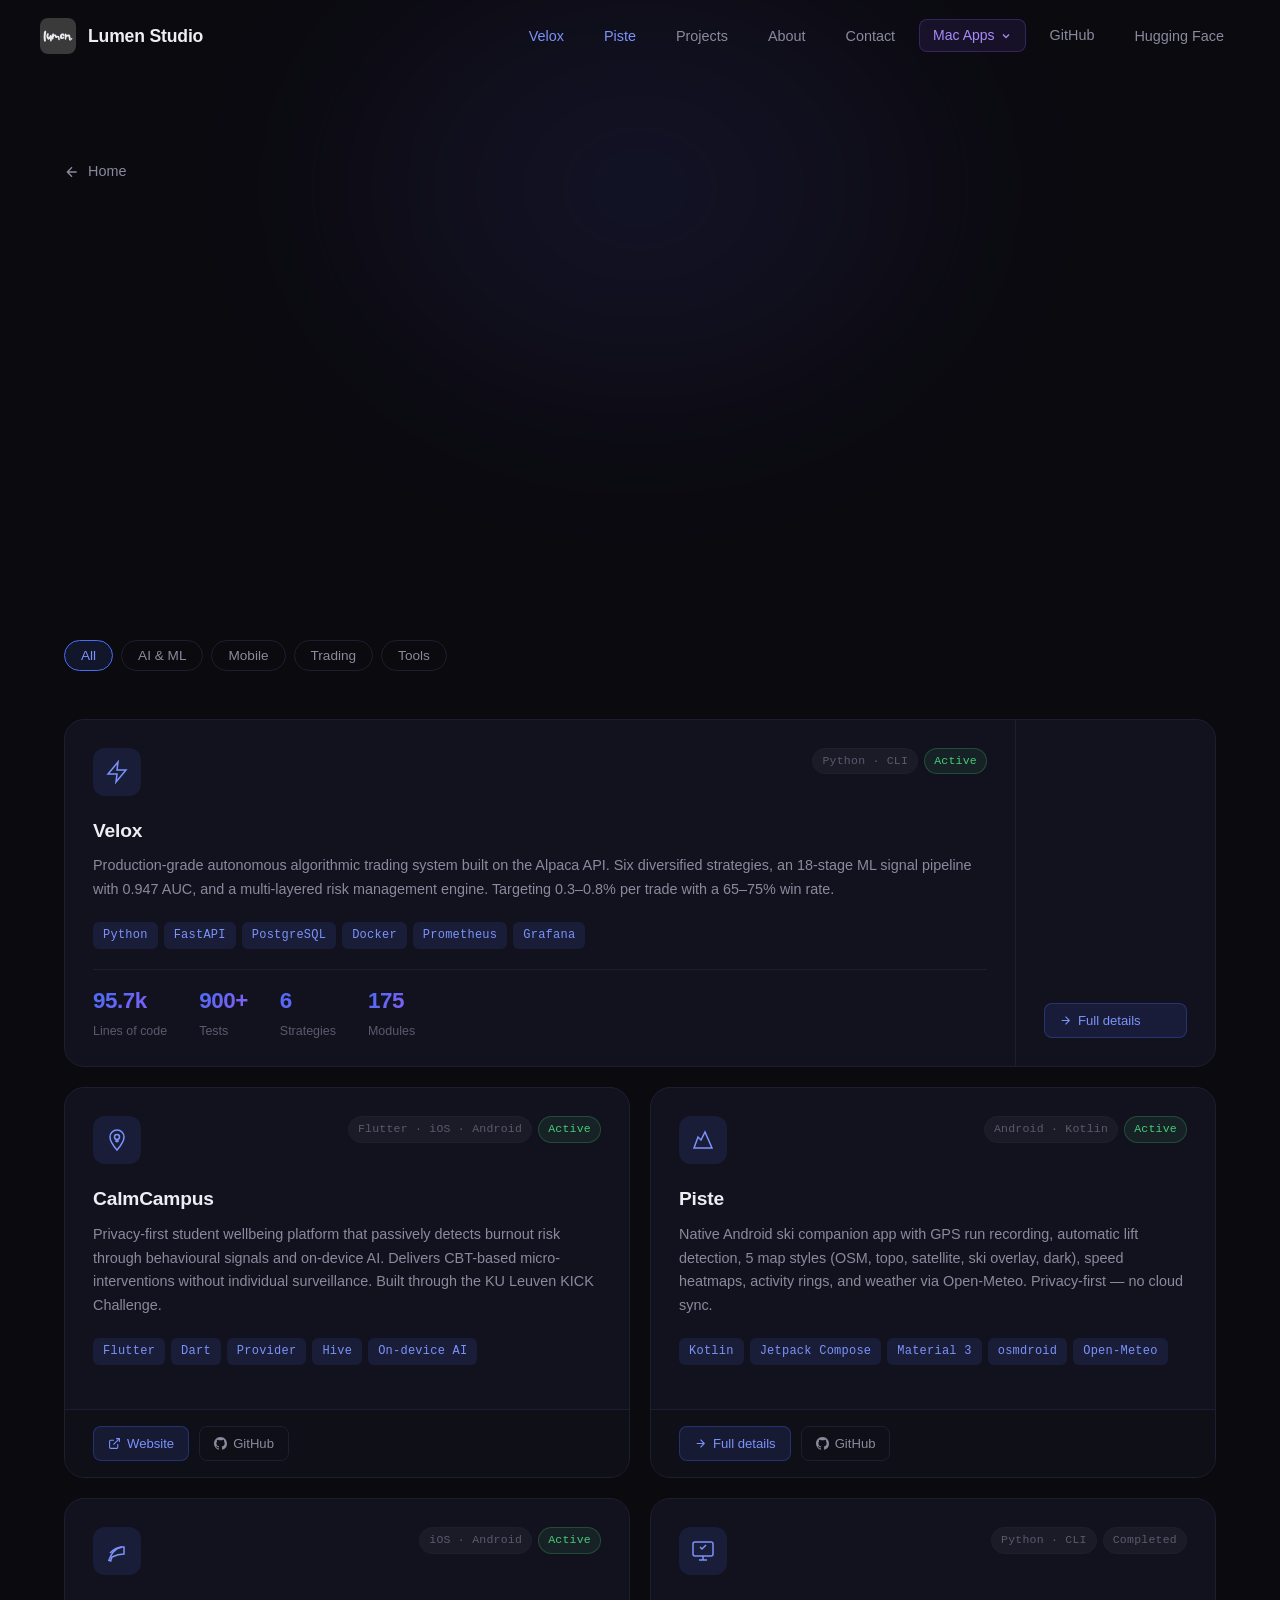
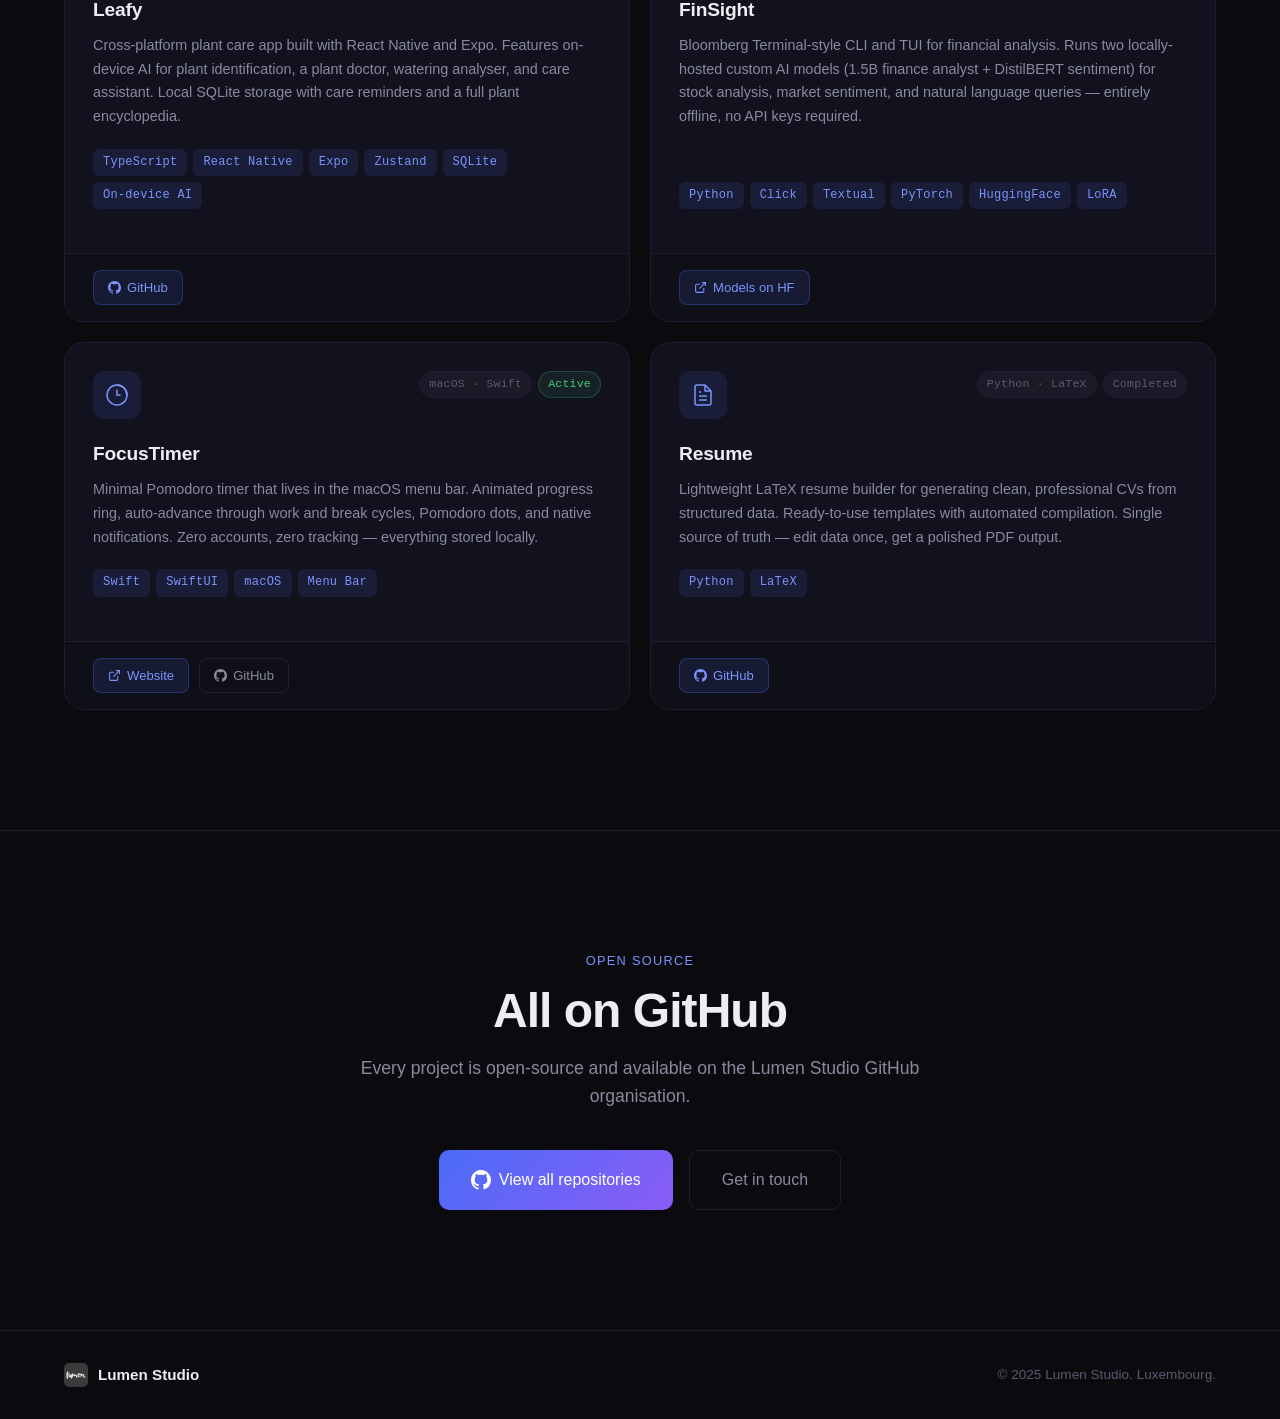
<file: projects.html>
<!DOCTYPE html>
<html lang="en">
<head>
    <meta charset="UTF-8">
    <meta name="viewport" content="width=device-width, initial-scale=1.0">
    <title>Projects — Lumen Studio</title>
    <meta name="description" content="All projects built by Lumen Studio — spanning autonomous trading systems, mobile apps, AI tools, and open-source utilities.">
    <meta property="og:type"        content="website">
    <meta property="og:title"       content="Projects — Lumen Studio">
    <meta property="og:description" content="All projects built by Lumen Studio — spanning autonomous trading systems, mobile apps, AI tools, and open-source utilities.">
    <meta property="og:image"       content="assets/og-image.png">
    <meta name="twitter:card"       content="summary_large_image">
    <meta name="twitter:title"      content="Projects — Lumen Studio">
    <meta name="twitter:description" content="All projects built by Lumen Studio — spanning autonomous trading systems, mobile apps, AI tools, and open-source utilities.">
    <meta name="twitter:image"      content="assets/og-image.png">
    <link rel="stylesheet" href="style.css">
    <link rel="icon" href="assets/logo.png" type="image/png">
    <style>
        /* ── Projects page extras ── */
        .projects-hero {
            position: relative;
            padding: 160px 0 80px;
            overflow: hidden;
        }

        .projects-hero-bg {
            position: absolute;
            inset: 0;
            z-index: 0;
        }

        .projects-hero-glow {
            position: absolute;
            top: -20%;
            left: 50%;
            transform: translateX(-50%);
            width: 800px;
            height: 600px;
            background: radial-gradient(ellipse, var(--accent-glow) 0%, rgba(139,92,246,0.15) 40%, transparent 70%);
            opacity: 0.4;
            filter: blur(80px);
        }

        .projects-hero-content {
            position: relative;
            z-index: 1;
            max-width: 640px;
        }

        .projects-section {
            padding: 80px 0 120px;
        }

        /* ── Filter bar ── */
        .filter-bar {
            display: flex;
            gap: 8px;
            flex-wrap: wrap;
            margin-bottom: 48px;
        }

        .filter-btn {
            padding: 7px 16px;
            border-radius: 100px;
            border: 1px solid var(--border);
            background: transparent;
            color: var(--text-muted);
            font-size: 0.85rem;
            font-family: var(--font);
            cursor: pointer;
            transition: all var(--transition);
        }

        .filter-btn:hover,
        .filter-btn.active {
            border-color: var(--accent);
            color: var(--accent-light);
            background: var(--accent-dim);
        }

        /* ── Project cards (richer) ── */
        .projects-grid {
            display: grid;
            grid-template-columns: repeat(2, 1fr);
            gap: 20px;
        }

        .proj-card {
            display: flex;
            flex-direction: column;
            border-radius: var(--radius-lg);
            border: 1px solid var(--border);
            background: var(--bg-card);
            overflow: hidden;
            transition: all var(--transition);
            text-decoration: none;
            color: inherit;
        }

        .proj-card:hover {
            border-color: var(--border-hover);
            transform: translateY(-4px);
            box-shadow: 0 20px 60px rgba(0,0,0,0.4), 0 0 40px rgba(74,108,247,0.06);
        }

        .proj-card-body {
            padding: 28px 28px 24px;
            flex: 1;
            display: flex;
            flex-direction: column;
        }

        .proj-card-top {
            display: flex;
            align-items: flex-start;
            justify-content: space-between;
            gap: 12px;
            margin-bottom: 20px;
        }

        .proj-icon {
            width: 48px;
            height: 48px;
            border-radius: 12px;
            background: var(--accent-dim);
            display: flex;
            align-items: center;
            justify-content: center;
            color: var(--accent-light);
            flex-shrink: 0;
        }

        .proj-icon svg {
            width: 24px;
            height: 24px;
        }

        .proj-badges {
            display: flex;
            gap: 6px;
            flex-wrap: wrap;
            justify-content: flex-end;
        }

        .badge-platform {
            font-size: 0.72rem;
            font-family: var(--font-mono);
            padding: 3px 9px;
            border-radius: 100px;
            background: rgba(255,255,255,0.04);
            border: 1px solid var(--border);
            color: var(--text-dim);
            letter-spacing: 0.02em;
            white-space: nowrap;
        }

        .badge-status-active {
            font-size: 0.72rem;
            font-family: var(--font-mono);
            padding: 3px 9px;
            border-radius: 100px;
            background: rgba(74,222,128,0.08);
            border: 1px solid rgba(74,222,128,0.22);
            color: rgba(74,222,128,0.9);
            letter-spacing: 0.02em;
            white-space: nowrap;
        }

        .badge-status-done {
            font-size: 0.72rem;
            font-family: var(--font-mono);
            padding: 3px 9px;
            border-radius: 100px;
            background: rgba(255,255,255,0.04);
            border: 1px solid var(--border);
            color: var(--text-dim);
            letter-spacing: 0.02em;
            white-space: nowrap;
        }

        .proj-name {
            font-size: 1.2rem;
            font-weight: 600;
            letter-spacing: -0.01em;
            margin-bottom: 8px;
        }

        .proj-desc {
            font-size: 0.9rem;
            color: var(--text-muted);
            line-height: 1.65;
            flex: 1;
            margin-bottom: 20px;
        }

        .proj-tags {
            display: flex;
            flex-wrap: wrap;
            gap: 6px;
            margin-bottom: 20px;
        }

        .proj-card-footer {
            display: flex;
            gap: 10px;
            padding: 16px 28px;
            border-top: 1px solid var(--border);
            background: var(--bg-raised);
        }

        .proj-link {
            display: inline-flex;
            align-items: center;
            gap: 6px;
            font-size: 0.82rem;
            padding: 6px 14px;
            border-radius: 8px;
            border: 1px solid var(--border);
            color: var(--text-muted);
            text-decoration: none;
            transition: all var(--transition);
            background: transparent;
        }

        .proj-link:hover {
            border-color: var(--accent);
            color: var(--accent-light);
            background: var(--accent-dim);
        }

        .proj-link svg {
            width: 13px;
            height: 13px;
        }

        .proj-link-primary {
            background: var(--accent-dim);
            border-color: rgba(74,108,247,0.3);
            color: var(--accent-light);
        }

        .proj-link-primary:hover {
            background: rgba(74,108,247,0.2);
            border-color: var(--accent);
        }

        /* ── Flagship card (full-width) ── */
        .proj-card-flagship {
            grid-column: 1 / -1;
            flex-direction: row;
        }

        .proj-card-flagship .proj-card-body {
            flex: 1;
        }

        .proj-card-flagship .proj-card-footer {
            flex-direction: column;
            justify-content: flex-end;
            padding: 28px;
            border-top: none;
            border-left: 1px solid var(--border);
            min-width: 200px;
            background: transparent;
        }

        /* ── No-link card ── */
        .proj-card-nolink {
            cursor: default;
        }

        .proj-card-nolink:hover {
            transform: none;
            box-shadow: none;
            border-color: var(--border-hover);
        }

        @media (max-width: 900px) {
            .projects-grid {
                grid-template-columns: 1fr;
            }

            .proj-card-flagship {
                flex-direction: column;
            }

            .proj-card-flagship .proj-card-footer {
                flex-direction: row;
                border-left: none;
                border-top: 1px solid var(--border);
                padding: 16px 28px;
                background: var(--bg-raised);
                min-width: unset;
            }
        }

        @media (max-width: 640px) {
            .projects-hero {
                padding: 120px 0 60px;
            }
        }
    </style>
</head>
<body>
    <nav class="nav" id="nav">
        <div class="nav-inner">
            <a href="index.html" class="nav-logo">
                <img src="assets/logo.png" alt="Lumen Studio" class="nav-logo-img">
                Lumen Studio
            </a>
            <button class="nav-toggle" id="nav-toggle" aria-label="Toggle menu">
                <span></span><span></span><span></span>
            </button>
            <ul class="nav-links" id="nav-links">
                <li><a href="velox.html" class="nav-velox">Velox</a></li>
                <li><a href="piste.html" class="nav-piste">Piste</a></li>
                <li><a href="projects.html" class="nav-projects">Projects</a></li>
                <li><a href="index.html#about">About</a></li>
                <li><a href="index.html#contact">Contact</a></li>
                <li class="nav-mac-wrapper">
                    <button class="nav-mac-btn" id="mac-apps-btn" aria-expanded="false">
                        Mac Apps
                        <svg viewBox="0 0 24 24" width="12" height="12" fill="none" stroke="currentColor" stroke-width="2.5"><polyline points="6 9 12 15 18 9"/></svg>
                    </button>
                    <div class="nav-mac-menu" id="mac-apps-menu">
                        <a href="https://focus.braunf.com" target="_blank" rel="noopener" class="nav-mac-item nav-mac-item-focus">⏱ FocusTimer</a>
                        <a href="https://tokn.braunf.com" target="_blank" rel="noopener" class="nav-mac-item nav-mac-item-tokn">◈ Tokn</a>
                    </div>
                </li>
                <li><a href="https://github.com/lumenworksco" target="_blank" rel="noopener" class="nav-github">GitHub</a></li>
                <li><a href="https://huggingface.co/iPwnds" target="_blank" rel="noopener">Hugging Face</a></li>
            </ul>
        </div>
    </nav>

    <!-- Hero -->
    <section class="projects-hero">
        <div class="projects-hero-bg">
            <div class="projects-hero-glow"></div>
        </div>
        <div class="container">
            <a href="index.html" class="back-link">
                <svg viewBox="0 0 24 24" width="16" height="16" fill="none" stroke="currentColor" stroke-width="2"><path d="M19 12H5M12 19l-7-7 7-7"/></svg>
                Home
            </a>
            <div class="projects-hero-content fade-in">
                <p class="section-label">Our Work</p>
                <h1 class="project-hero-title">All Projects</h1>
                <p class="project-hero-sub">Everything we've built — autonomous systems, mobile apps, AI tools, and open-source utilities. Each project shipped from scratch to production.</p>
            </div>
        </div>
    </section>

    <!-- Projects -->
    <section class="projects-section">
        <div class="container">

            <!-- Filter bar -->
            <div class="filter-bar" id="filter-bar">
                <button class="filter-btn active" data-filter="all">All</button>
                <button class="filter-btn" data-filter="ai">AI &amp; ML</button>
                <button class="filter-btn" data-filter="mobile">Mobile</button>
                <button class="filter-btn" data-filter="trading">Trading</button>
                <button class="filter-btn" data-filter="tool">Tools</button>
            </div>

            <!-- Grid -->
            <div class="projects-grid" id="projects-grid">

                <!-- Velox — flagship -->
                <div class="proj-card proj-card-flagship fade-in" data-category="trading ai">
                    <div class="proj-card-body">
                        <div class="proj-card-top">
                            <div class="proj-icon">
                                <svg viewBox="0 0 24 24" fill="none" stroke="currentColor" stroke-width="1.5"><path d="M13 2L3 14h9l-1 8 10-12h-9l1-8z"/></svg>
                            </div>
                            <div class="proj-badges">
                                <span class="badge-platform">Python · CLI</span>
                                <span class="badge-status-active">Active</span>
                            </div>
                        </div>
                        <p class="proj-name">Velox</p>
                        <p class="proj-desc">Production-grade autonomous algorithmic trading system built on the Alpaca API. Six diversified strategies, an 18-stage ML signal pipeline with 0.947 AUC, and a multi-layered risk management engine. Targeting 0.3–0.8% per trade with a 65–75% win rate.</p>
                        <div class="proj-tags">
                            <span class="project-tag">Python</span>
                            <span class="project-tag">FastAPI</span>
                            <span class="project-tag">PostgreSQL</span>
                            <span class="project-tag">Docker</span>
                            <span class="project-tag">Prometheus</span>
                            <span class="project-tag">Grafana</span>
                        </div>
                        <div style="display:flex;gap:32px;padding-top:20px;border-top:1px solid var(--border);flex-wrap:wrap;">
                            <div>
                                <span style="display:block;font-size:1.4rem;font-weight:700;letter-spacing:-0.02em;background:linear-gradient(135deg,var(--gradient-start),var(--gradient-end));-webkit-background-clip:text;-webkit-text-fill-color:transparent;background-clip:text;line-height:1;margin-bottom:4px;">95.7k</span>
                                <span style="font-size:0.78rem;color:var(--text-dim);">Lines of code</span>
                            </div>
                            <div>
                                <span style="display:block;font-size:1.4rem;font-weight:700;letter-spacing:-0.02em;background:linear-gradient(135deg,var(--gradient-start),var(--gradient-end));-webkit-background-clip:text;-webkit-text-fill-color:transparent;background-clip:text;line-height:1;margin-bottom:4px;">900+</span>
                                <span style="font-size:0.78rem;color:var(--text-dim);">Tests</span>
                            </div>
                            <div>
                                <span style="display:block;font-size:1.4rem;font-weight:700;letter-spacing:-0.02em;background:linear-gradient(135deg,var(--gradient-start),var(--gradient-end));-webkit-background-clip:text;-webkit-text-fill-color:transparent;background-clip:text;line-height:1;margin-bottom:4px;">6</span>
                                <span style="font-size:0.78rem;color:var(--text-dim);">Strategies</span>
                            </div>
                            <div>
                                <span style="display:block;font-size:1.4rem;font-weight:700;letter-spacing:-0.02em;background:linear-gradient(135deg,var(--gradient-start),var(--gradient-end));-webkit-background-clip:text;-webkit-text-fill-color:transparent;background-clip:text;line-height:1;margin-bottom:4px;">175</span>
                                <span style="font-size:0.78rem;color:var(--text-dim);">Modules</span>
                            </div>
                        </div>
                    </div>
                    <div class="proj-card-footer">
                        <a href="velox.html" class="proj-link proj-link-primary">
                            <svg viewBox="0 0 24 24" fill="none" stroke="currentColor" stroke-width="2"><path d="M5 12h14M12 5l7 7-7 7"/></svg>
                            Full details
                        </a>
                    </div>
                </div>

                <!-- CalmCampus -->
                <div class="proj-card fade-in" data-category="mobile ai">
                    <div class="proj-card-body">
                        <div class="proj-card-top">
                            <div class="proj-icon">
                                <svg viewBox="0 0 24 24" fill="none" stroke="currentColor" stroke-width="1.5"><path d="M12 2a7 7 0 0 0-7 7c0 5 7 13 7 13s7-8 7-13a7 7 0 0 0-7-7z"/><circle cx="12" cy="9" r="2.5"/><path d="M12 11.5v3"/><path d="M10 13h4"/></svg>
                            </div>
                            <div class="proj-badges">
                                <span class="badge-platform">Flutter · iOS · Android</span>
                                <span class="badge-status-active">Active</span>
                            </div>
                        </div>
                        <p class="proj-name">CalmCampus</p>
                        <p class="proj-desc">Privacy-first student wellbeing platform that passively detects burnout risk through behavioural signals and on-device AI. Delivers CBT-based micro-interventions without individual surveillance. Built through the KU Leuven KICK Challenge.</p>
                        <div class="proj-tags">
                            <span class="project-tag">Flutter</span>
                            <span class="project-tag">Dart</span>
                            <span class="project-tag">Provider</span>
                            <span class="project-tag">Hive</span>
                            <span class="project-tag">On-device AI</span>
                        </div>
                    </div>
                    <div class="proj-card-footer">
                        <a href="https://cc.braunf.com" target="_blank" rel="noopener" class="proj-link proj-link-primary">
                            <svg viewBox="0 0 24 24" fill="none" stroke="currentColor" stroke-width="2"><path d="M18 13v6a2 2 0 0 1-2 2H5a2 2 0 0 1-2-2V8a2 2 0 0 1 2-2h6"/><polyline points="15 3 21 3 21 9"/><line x1="10" y1="14" x2="21" y2="3"/></svg>
                            Website
                        </a>
                        <a href="https://github.com/lumenworksco/CalmCampus" target="_blank" rel="noopener" class="proj-link">
                            <svg viewBox="0 0 24 24" fill="currentColor"><path d="M12 0C5.37 0 0 5.37 0 12c0 5.31 3.435 9.795 8.205 11.385.6.105.825-.255.825-.57 0-.285-.015-1.23-.015-2.235-3.015.555-3.795-.735-4.035-1.41-.135-.345-.72-1.41-1.23-1.695-.42-.225-1.02-.78-.015-.795.945-.015 1.62.87 1.845 1.23 1.08 1.815 2.805 1.305 3.495.99.105-.78.42-1.305.765-1.605-2.67-.3-5.46-1.335-5.46-5.925 0-1.305.465-2.385 1.23-3.225-.12-.3-.54-1.53.12-3.18 0 0 1.005-.315 3.3 1.23.96-.27 1.98-.405 3-.405s2.04.135 3 .405c2.295-1.56 3.3-1.23 3.3-1.23.66 1.65.24 2.88.12 3.18.765.84 1.23 1.905 1.23 3.225 0 4.605-2.805 5.625-5.475 5.925.435.375.81 1.095.81 2.22 0 1.605-.015 2.895-.015 3.3 0 .315.225.69.825.57A12.02 12.02 0 0024 12c0-6.63-5.37-12-12-12z"/></svg>
                            GitHub
                        </a>
                    </div>
                </div>

                <!-- Piste -->
                <div class="proj-card fade-in" data-category="mobile">
                    <div class="proj-card-body">
                        <div class="proj-card-top">
                            <div class="proj-icon">
                                <svg viewBox="0 0 24 24" fill="none" stroke="currentColor" stroke-width="1.5"><path d="M3 20h18L14 4l-4 8-3-3-4 11z"/></svg>
                            </div>
                            <div class="proj-badges">
                                <span class="badge-platform">Android · Kotlin</span>
                                <span class="badge-status-active">Active</span>
                            </div>
                        </div>
                        <p class="proj-name">Piste</p>
                        <p class="proj-desc">Native Android ski companion app with GPS run recording, automatic lift detection, 5 map styles (OSM, topo, satellite, ski overlay, dark), speed heatmaps, activity rings, and weather via Open-Meteo. Privacy-first — no cloud sync.</p>
                        <div class="proj-tags">
                            <span class="project-tag">Kotlin</span>
                            <span class="project-tag">Jetpack Compose</span>
                            <span class="project-tag">Material 3</span>
                            <span class="project-tag">osmdroid</span>
                            <span class="project-tag">Open-Meteo</span>
                        </div>
                    </div>
                    <div class="proj-card-footer">
                        <a href="piste.html" class="proj-link proj-link-primary">
                            <svg viewBox="0 0 24 24" fill="none" stroke="currentColor" stroke-width="2"><path d="M5 12h14M12 5l7 7-7 7"/></svg>
                            Full details
                        </a>
                        <a href="https://github.com/lumenworksco/Piste-Formerly-Waypoint" target="_blank" rel="noopener" class="proj-link">
                            <svg viewBox="0 0 24 24" fill="currentColor"><path d="M12 0C5.37 0 0 5.37 0 12c0 5.31 3.435 9.795 8.205 11.385.6.105.825-.255.825-.57 0-.285-.015-1.23-.015-2.235-3.015.555-3.795-.735-4.035-1.41-.135-.345-.72-1.41-1.23-1.695-.42-.225-1.02-.78-.015-.795.945-.015 1.62.87 1.845 1.23 1.08 1.815 2.805 1.305 3.495.99.105-.78.42-1.305.765-1.605-2.67-.3-5.46-1.335-5.46-5.925 0-1.305.465-2.385 1.23-3.225-.12-.3-.54-1.53.12-3.18 0 0 1.005-.315 3.3 1.23.96-.27 1.98-.405 3-.405s2.04.135 3 .405c2.295-1.56 3.3-1.23 3.3-1.23.66 1.65.24 2.88.12 3.18.765.84 1.23 1.905 1.23 3.225 0 4.605-2.805 5.625-5.475 5.925.435.375.81 1.095.81 2.22 0 1.605-.015 2.895-.015 3.3 0 .315.225.69.825.57A12.02 12.02 0 0024 12c0-6.63-5.37-12-12-12z"/></svg>
                            GitHub
                        </a>
                    </div>
                </div>

                <!-- Leafy -->
                <div class="proj-card fade-in" data-category="mobile ai">
                    <div class="proj-card-body">
                        <div class="proj-card-top">
                            <div class="proj-icon">
                                <svg viewBox="0 0 24 24" fill="none" stroke="currentColor" stroke-width="1.5"><path d="M17 8C8 10 5.9 16.17 3.82 21.34l1.89.66L7 18c4-2 8-3 12-3V8z"/><path d="M17 8c-4 0-8 2-12 6"/></svg>
                            </div>
                            <div class="proj-badges">
                                <span class="badge-platform">iOS · Android</span>
                                <span class="badge-status-active">Active</span>
                            </div>
                        </div>
                        <p class="proj-name">Leafy</p>
                        <p class="proj-desc">Cross-platform plant care app built with React Native and Expo. Features on-device AI for plant identification, a plant doctor, watering analyser, and care assistant. Local SQLite storage with care reminders and a full plant encyclopedia.</p>
                        <div class="proj-tags">
                            <span class="project-tag">TypeScript</span>
                            <span class="project-tag">React Native</span>
                            <span class="project-tag">Expo</span>
                            <span class="project-tag">Zustand</span>
                            <span class="project-tag">SQLite</span>
                            <span class="project-tag">On-device AI</span>
                        </div>
                    </div>
                    <div class="proj-card-footer">
                        <a href="https://github.com/lumenworksco/Leafy" target="_blank" rel="noopener" class="proj-link proj-link-primary">
                            <svg viewBox="0 0 24 24" fill="currentColor"><path d="M12 0C5.37 0 0 5.37 0 12c0 5.31 3.435 9.795 8.205 11.385.6.105.825-.255.825-.57 0-.285-.015-1.23-.015-2.235-3.015.555-3.795-.735-4.035-1.41-.135-.345-.72-1.41-1.23-1.695-.42-.225-1.02-.78-.015-.795.945-.015 1.62.87 1.845 1.23 1.08 1.815 2.805 1.305 3.495.99.105-.78.42-1.305.765-1.605-2.67-.3-5.46-1.335-5.46-5.925 0-1.305.465-2.385 1.23-3.225-.12-.3-.54-1.53.12-3.18 0 0 1.005-.315 3.3 1.23.96-.27 1.98-.405 3-.405s2.04.135 3 .405c2.295-1.56 3.3-1.23 3.3-1.23.66 1.65.24 2.88.12 3.18.765.84 1.23 1.905 1.23 3.225 0 4.605-2.805 5.625-5.475 5.925.435.375.81 1.095.81 2.22 0 1.605-.015 2.895-.015 3.3 0 .315.225.69.825.57A12.02 12.02 0 0024 12c0-6.63-5.37-12-12-12z"/></svg>
                            GitHub
                        </a>
                    </div>
                </div>

                <!-- FinSight -->
                <div class="proj-card fade-in" data-category="ai tool">
                    <div class="proj-card-body">
                        <div class="proj-card-top">
                            <div class="proj-icon">
                                <svg viewBox="0 0 24 24" fill="none" stroke="currentColor" stroke-width="1.5"><rect x="2" y="3" width="20" height="14" rx="2"/><path d="M8 21h8M12 17v4"/><path d="M6 8h.01M6 12h.01M9 8l2 2 4-4"/></svg>
                            </div>
                            <div class="proj-badges">
                                <span class="badge-platform">Python · CLI</span>
                                <span class="badge-status-done">Completed</span>
                            </div>
                        </div>
                        <p class="proj-name">FinSight</p>
                        <p class="proj-desc">Bloomberg Terminal-style CLI and TUI for financial analysis. Runs two locally-hosted custom AI models (1.5B finance analyst + DistilBERT sentiment) for stock analysis, market sentiment, and natural language queries — entirely offline, no API keys required.</p>
                        <div class="proj-tags">
                            <span class="project-tag">Python</span>
                            <span class="project-tag">Click</span>
                            <span class="project-tag">Textual</span>
                            <span class="project-tag">PyTorch</span>
                            <span class="project-tag">HuggingFace</span>
                            <span class="project-tag">LoRA</span>
                        </div>
                    </div>
                    <div class="proj-card-footer">
                        <a href="https://huggingface.co/iPwnds" target="_blank" rel="noopener" class="proj-link proj-link-primary">
                            <svg viewBox="0 0 24 24" fill="none" stroke="currentColor" stroke-width="2"><path d="M18 13v6a2 2 0 0 1-2 2H5a2 2 0 0 1-2-2V8a2 2 0 0 1 2-2h6"/><polyline points="15 3 21 3 21 9"/><line x1="10" y1="14" x2="21" y2="3"/></svg>
                            Models on HF
                        </a>
                    </div>
                </div>

                <!-- FocusTimer -->
                <div class="proj-card fade-in" data-category="tool">
                    <div class="proj-card-body">
                        <div class="proj-card-top">
                            <div class="proj-icon">
                                <svg viewBox="0 0 24 24" fill="none" stroke="currentColor" stroke-width="1.5"><circle cx="12" cy="12" r="10"/><circle cx="12" cy="12" r="10" stroke-dasharray="63" stroke-dashoffset="47" transform="rotate(-90 12 12)" stroke-linecap="round"/><line x1="12" y1="7" x2="12" y2="12" stroke-linecap="round"/><line x1="12" y1="12" x2="15" y2="12" stroke-linecap="round"/></svg>
                            </div>
                            <div class="proj-badges">
                                <span class="badge-platform">macOS · Swift</span>
                                <span class="badge-status-active">Active</span>
                            </div>
                        </div>
                        <p class="proj-name">FocusTimer</p>
                        <p class="proj-desc">Minimal Pomodoro timer that lives in the macOS menu bar. Animated progress ring, auto-advance through work and break cycles, Pomodoro dots, and native notifications. Zero accounts, zero tracking — everything stored locally.</p>
                        <div class="proj-tags">
                            <span class="project-tag">Swift</span>
                            <span class="project-tag">SwiftUI</span>
                            <span class="project-tag">macOS</span>
                            <span class="project-tag">Menu Bar</span>
                        </div>
                    </div>
                    <div class="proj-card-footer">
                        <a href="https://focus.braunf.com" target="_blank" rel="noopener" class="proj-link proj-link-primary">
                            <svg viewBox="0 0 24 24" fill="none" stroke="currentColor" stroke-width="2"><path d="M18 13v6a2 2 0 0 1-2 2H5a2 2 0 0 1-2-2V8a2 2 0 0 1 2-2h6"/><polyline points="15 3 21 3 21 9"/><line x1="10" y1="14" x2="21" y2="3"/></svg>
                            Website
                        </a>
                        <a href="https://github.com/lumenworksco/FocusTimer" target="_blank" rel="noopener" class="proj-link">
                            <svg viewBox="0 0 24 24" fill="currentColor"><path d="M12 0C5.37 0 0 5.37 0 12c0 5.31 3.435 9.795 8.205 11.385.6.105.825-.255.825-.57 0-.285-.015-1.23-.015-2.235-3.015.555-3.795-.735-4.035-1.41-.135-.345-.72-1.41-1.23-1.695-.42-.225-1.02-.78-.015-.795.945-.015 1.62.87 1.845 1.23 1.08 1.815 2.805 1.305 3.495.99.105-.78.42-1.305.765-1.605-2.67-.3-5.46-1.335-5.46-5.925 0-1.305.465-2.385 1.23-3.225-.12-.3-.54-1.53.12-3.18 0 0 1.005-.315 3.3 1.23.96-.27 1.98-.405 3-.405s2.04.135 3 .405c2.295-1.56 3.3-1.23 3.3-1.23.66 1.65.24 2.88.12 3.18.765.84 1.23 1.905 1.23 3.225 0 4.605-2.805 5.625-5.475 5.925.435.375.81 1.095.81 2.22 0 1.605-.015 2.895-.015 3.3 0 .315.225.69.825.57A12.02 12.02 0 0024 12c0-6.63-5.37-12-12-12z"/></svg>
                            GitHub
                        </a>
                    </div>
                </div>

                <!-- Resume -->
                <div class="proj-card fade-in" data-category="tool">
                    <div class="proj-card-body">
                        <div class="proj-card-top">
                            <div class="proj-icon">
                                <svg viewBox="0 0 24 24" fill="none" stroke="currentColor" stroke-width="1.5"><path d="M14 2H6a2 2 0 0 0-2 2v16a2 2 0 0 0 2 2h12a2 2 0 0 0 2-2V8z"/><polyline points="14 2 14 8 20 8"/><line x1="16" y1="13" x2="8" y2="13"/><line x1="16" y1="17" x2="8" y2="17"/><line x1="10" y1="9" x2="8" y2="9"/></svg>
                            </div>
                            <div class="proj-badges">
                                <span class="badge-platform">Python · LaTeX</span>
                                <span class="badge-status-done">Completed</span>
                            </div>
                        </div>
                        <p class="proj-name">Resume</p>
                        <p class="proj-desc">Lightweight LaTeX resume builder for generating clean, professional CVs from structured data. Ready-to-use templates with automated compilation. Single source of truth — edit data once, get a polished PDF output.</p>
                        <div class="proj-tags">
                            <span class="project-tag">Python</span>
                            <span class="project-tag">LaTeX</span>
                        </div>
                    </div>
                    <div class="proj-card-footer">
                        <a href="https://github.com/lumenworksco/Resume" target="_blank" rel="noopener" class="proj-link proj-link-primary">
                            <svg viewBox="0 0 24 24" fill="currentColor"><path d="M12 0C5.37 0 0 5.37 0 12c0 5.31 3.435 9.795 8.205 11.385.6.105.825-.255.825-.57 0-.285-.015-1.23-.015-2.235-3.015.555-3.795-.735-4.035-1.41-.135-.345-.72-1.41-1.23-1.695-.42-.225-1.02-.78-.015-.795.945-.015 1.62.87 1.845 1.23 1.08 1.815 2.805 1.305 3.495.99.105-.78.42-1.305.765-1.605-2.67-.3-5.46-1.335-5.46-5.925 0-1.305.465-2.385 1.23-3.225-.12-.3-.54-1.53.12-3.18 0 0 1.005-.315 3.3 1.23.96-.27 1.98-.405 3-.405s2.04.135 3 .405c2.295-1.56 3.3-1.23 3.3-1.23.66 1.65.24 2.88.12 3.18.765.84 1.23 1.905 1.23 3.225 0 4.605-2.805 5.625-5.475 5.925.435.375.81 1.095.81 2.22 0 1.605-.015 2.895-.015 3.3 0 .315.225.69.825.57A12.02 12.02 0 0024 12c0-6.63-5.37-12-12-12z"/></svg>
                            GitHub
                        </a>
                    </div>
                </div>

            </div>
        </div>
    </section>

    <!-- CTA -->
    <section class="project-cta">
        <div class="container">
            <div class="contact-inner">
                <p class="section-label">Open Source</p>
                <h2 class="section-title">All on GitHub</h2>
                <p class="contact-sub">Every project is open-source and available on the Lumen Studio GitHub organisation.</p>
                <div class="contact-links">
                    <a href="https://github.com/orgs/lumenworksco/repositories" target="_blank" rel="noopener" class="btn btn-primary btn-lg">
                        <svg width="20" height="20" viewBox="0 0 24 24" fill="currentColor"><path d="M12 0C5.37 0 0 5.37 0 12c0 5.31 3.435 9.795 8.205 11.385.6.105.825-.255.825-.57 0-.285-.015-1.23-.015-2.235-3.015.555-3.795-.735-4.035-1.41-.135-.345-.72-1.41-1.23-1.695-.42-.225-1.02-.78-.015-.795.945-.015 1.62.87 1.845 1.23 1.08 1.815 2.805 1.305 3.495.99.105-.78.42-1.305.765-1.605-2.67-.3-5.46-1.335-5.46-5.925 0-1.305.465-2.385 1.23-3.225-.12-.3-.54-1.53.12-3.18 0 0 1.005-.315 3.3 1.23.96-.27 1.98-.405 3-.405s2.04.135 3 .405c2.295-1.56 3.3-1.23 3.3-1.23.66 1.65.24 2.88.12 3.18.765.84 1.23 1.905 1.23 3.225 0 4.605-2.805 5.625-5.475 5.925.435.375.81 1.095.81 2.22 0 1.605-.015 2.895-.015 3.3 0 .315.225.69.825.57A12.02 12.02 0 0024 12c0-6.63-5.37-12-12-12z"/></svg>
                        View all repositories
                    </a>
                    <a href="index.html#contact" class="btn btn-ghost btn-lg">Get in touch</a>
                </div>
            </div>
        </div>
    </section>

    <footer class="footer">
        <div class="container">
            <div class="footer-inner">
                <div class="footer-brand">
                    <img src="assets/logo.png" alt="Lumen Studio" class="footer-logo-img">
                    Lumen Studio
                </div>
                <p class="footer-copy">&copy; 2025 Lumen Studio. Luxembourg.</p>
            </div>
        </div>
    </footer>

    <script src="script.js"></script>
    <script>
        // Category filter
        const filterBtns = document.querySelectorAll('.filter-btn');
        const cards = document.querySelectorAll('#projects-grid [data-category]');

        filterBtns.forEach(btn => {
            btn.addEventListener('click', () => {
                filterBtns.forEach(b => b.classList.remove('active'));
                btn.classList.add('active');

                const filter = btn.dataset.filter;
                cards.forEach(card => {
                    const cats = card.dataset.category || '';
                    card.style.display = (filter === 'all' || cats.includes(filter)) ? '' : 'none';
                });
            });
        });
    </script>
</body>
</html>
</file>
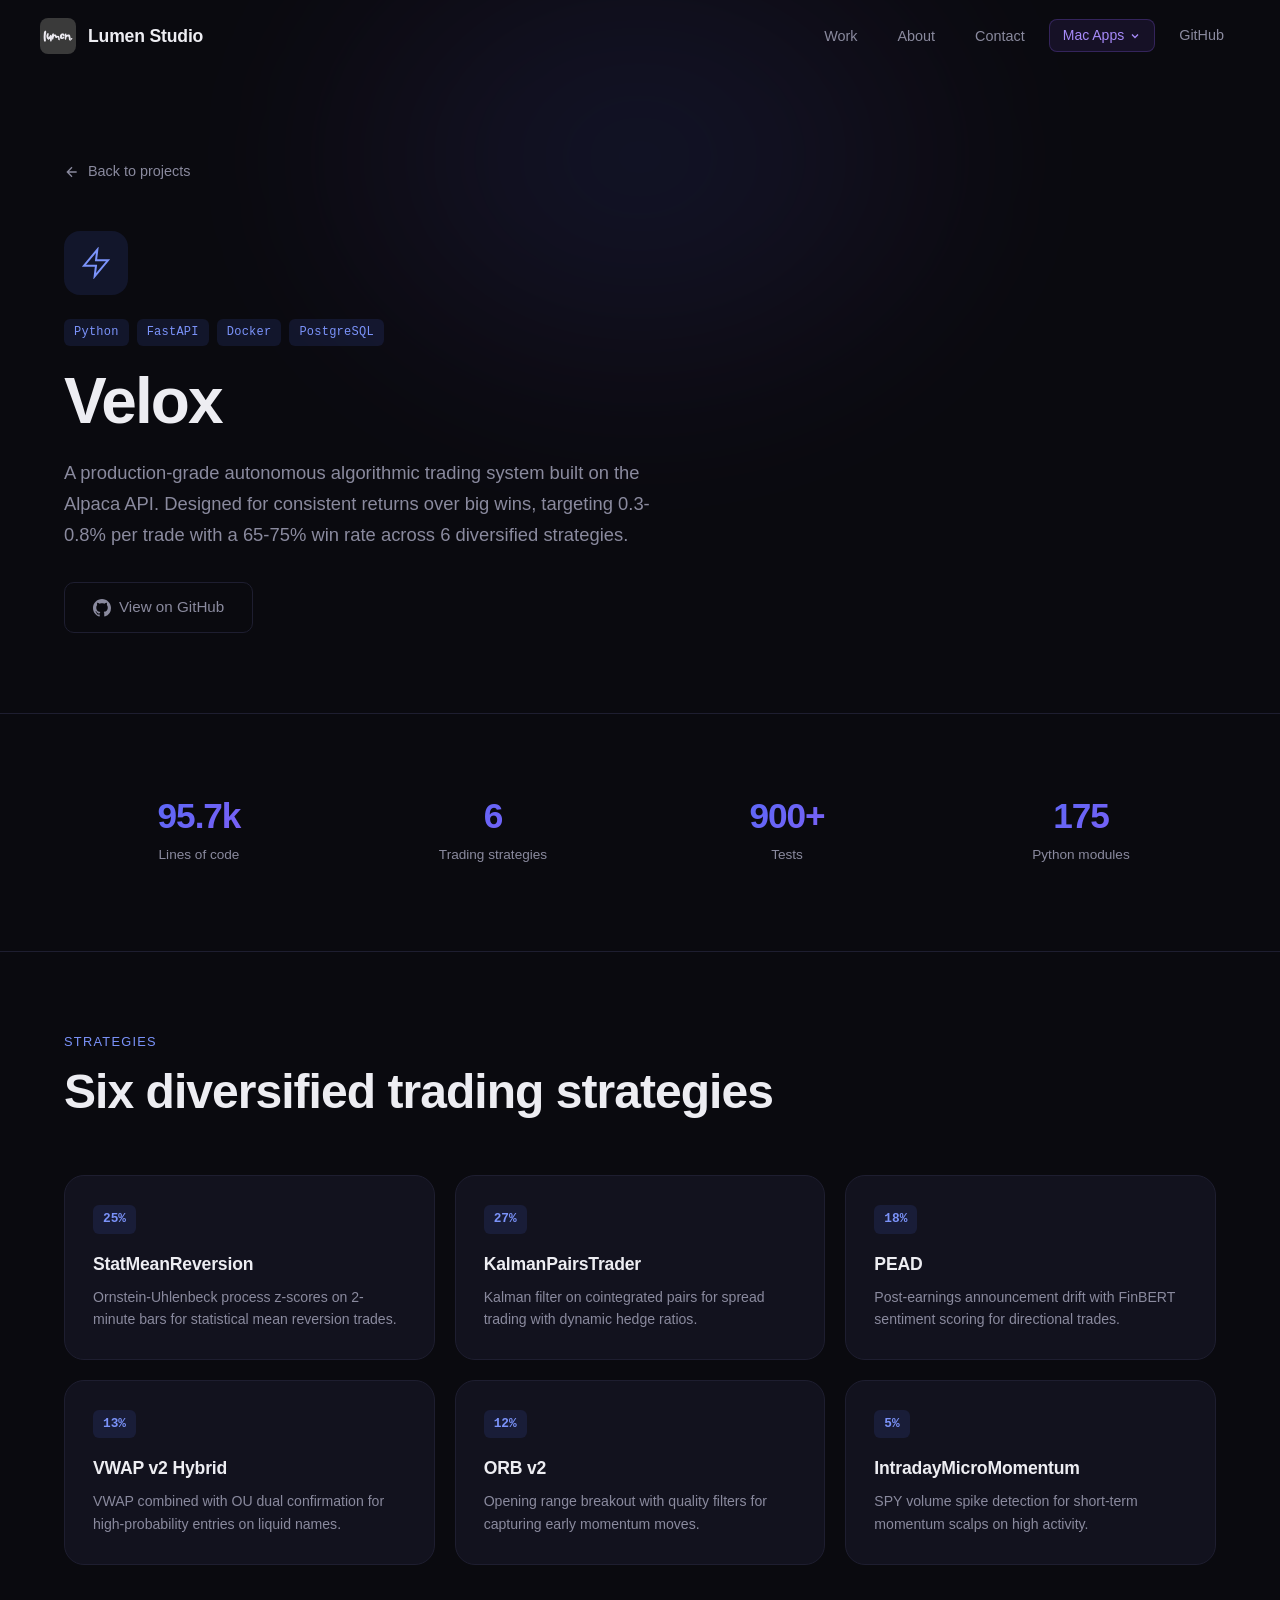
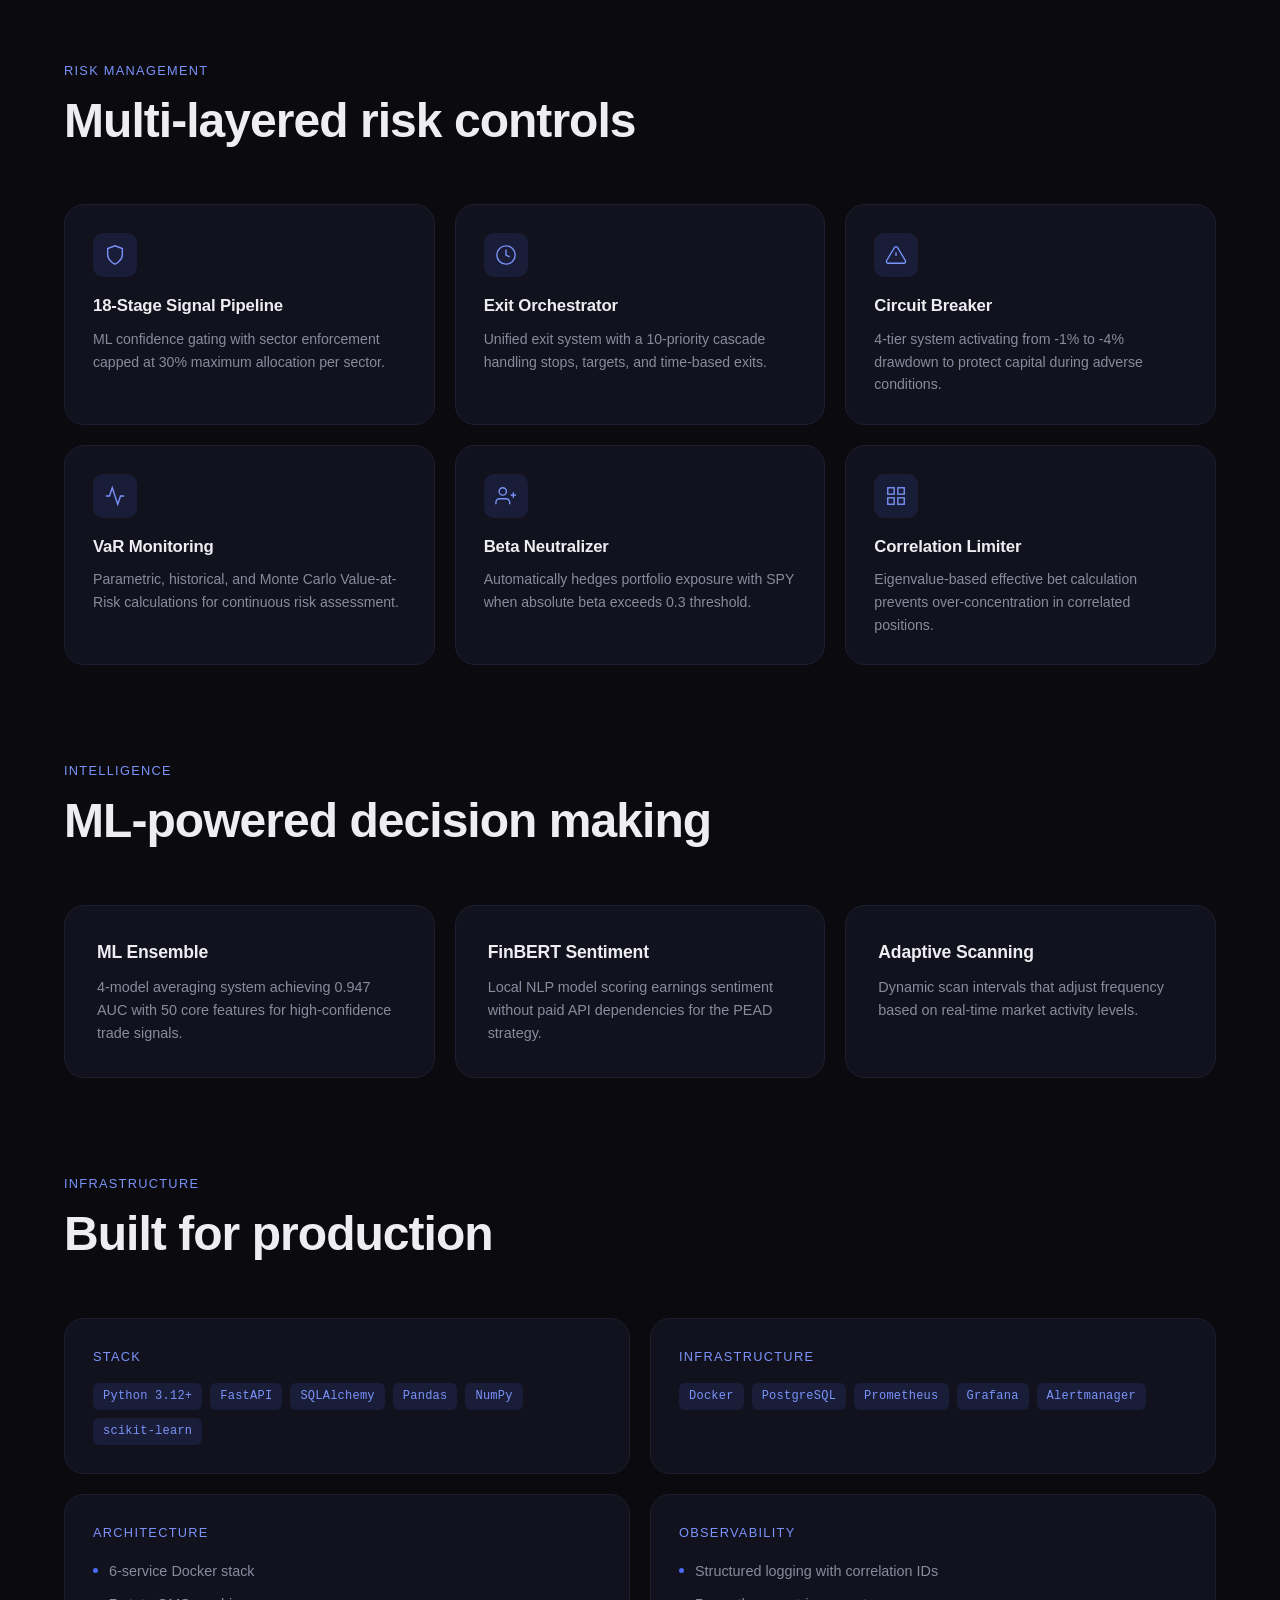
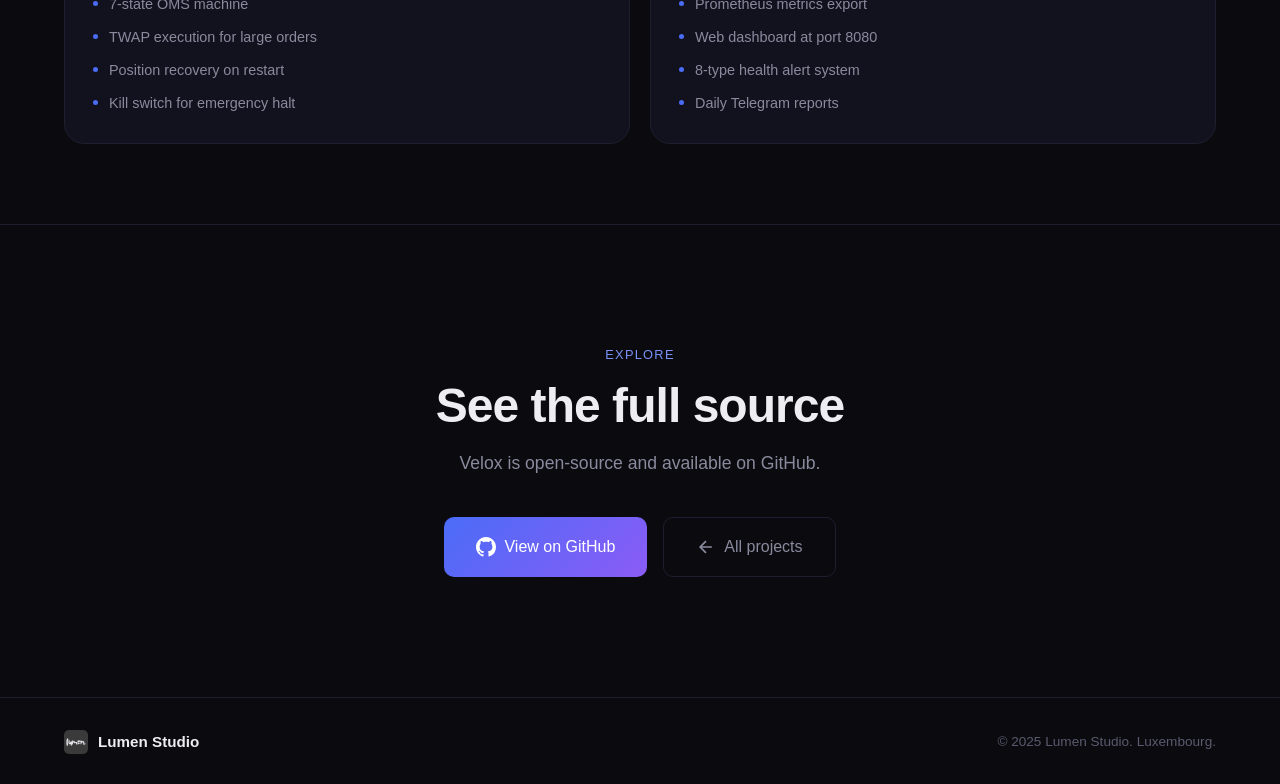
<file: velox.html>
<!DOCTYPE html>
<html lang="en">
<head>
    <meta charset="UTF-8">
    <meta name="viewport" content="width=device-width, initial-scale=1.0">
    <title>Velox — Lumen Studio</title>
    <meta name="description" content="Velox is a production-grade autonomous algorithmic trading system built on the Alpaca API with 6 diversified strategies and ML-powered risk management.">
    <meta property="og:type"        content="website">
    <meta property="og:title"       content="Velox — Lumen Studio">
    <meta property="og:description" content="Velox is a production-grade autonomous trading system with 6 diversified strategies and ML-powered risk management.">
    <meta property="og:image"       content="assets/og-image.png">
    <meta name="twitter:card"       content="summary_large_image">
    <meta name="twitter:title"      content="Velox — Lumen Studio">
    <meta name="twitter:description" content="Velox is a production-grade autonomous trading system with 6 diversified strategies and ML-powered risk management.">
    <meta name="twitter:image"      content="assets/og-image.png">
    <link rel="stylesheet" href="style.css">
    <link rel="icon" href="assets/logo.png" type="image/png">
</head>
<body>
    <nav class="nav" id="nav">
        <div class="nav-inner">
            <a href="index.html" class="nav-logo">
                <img src="assets/logo.png" alt="Lumen Studio" class="nav-logo-img">
                Lumen Studio
            </a>
            <button class="nav-toggle" id="nav-toggle" aria-label="Toggle menu">
                <span></span><span></span><span></span>
            </button>
            <ul class="nav-links" id="nav-links">
                <li><a href="index.html#work">Work</a></li>
                <li><a href="index.html#about">About</a></li>
                <li><a href="index.html#contact">Contact</a></li>
                <li class="nav-mac-wrapper">
                    <button class="nav-mac-btn" id="mac-apps-btn" aria-expanded="false">
                        Mac Apps
                        <svg viewBox="0 0 24 24" width="12" height="12" fill="none" stroke="currentColor" stroke-width="2.5"><polyline points="6 9 12 15 18 9"/></svg>
                    </button>
                    <div class="nav-mac-menu" id="mac-apps-menu">
                        <a href="https://focus.braunf.com" target="_blank" rel="noopener" class="nav-mac-item nav-mac-item-focus">⏱ FocusTimer</a>
                        <a href="https://tokn.braunf.com" target="_blank" rel="noopener" class="nav-mac-item nav-mac-item-tokn">◈ Tokn</a>
                    </div>
                </li>
                <li><a href="https://github.com/lumenworksco" target="_blank" rel="noopener" class="nav-github">GitHub</a></li>
            </ul>
        </div>
    </nav>

    <section class="project-hero">
        <div class="project-hero-bg">
            <div class="project-hero-glow"></div>
        </div>
        <div class="container">
            <a href="index.html#work" class="back-link">
                <svg viewBox="0 0 24 24" width="16" height="16" fill="none" stroke="currentColor" stroke-width="2"><path d="M19 12H5M12 19l-7-7 7-7"/></svg>
                Back to projects
            </a>
            <div class="project-hero-content">
                <div class="project-hero-icon">
                    <svg viewBox="0 0 24 24" fill="none" stroke="currentColor" stroke-width="1.5"><path d="M13 2L3 14h9l-1 8 10-12h-9l1-8z"/></svg>
                </div>
                <div class="project-hero-meta">
                    <span class="project-tag">Python</span>
                    <span class="project-tag">FastAPI</span>
                    <span class="project-tag">Docker</span>
                    <span class="project-tag">PostgreSQL</span>
                </div>
                <h1 class="project-hero-title">Velox</h1>
                <p class="project-hero-sub">A production-grade autonomous algorithmic trading system built on the Alpaca API. Designed for consistent returns over big wins, targeting 0.3-0.8% per trade with a 65-75% win rate across 6 diversified strategies.</p>
                <a href="https://github.com/lumenworksco/Velox" target="_blank" rel="noopener" class="btn btn-ghost">
                    <svg width="18" height="18" viewBox="0 0 24 24" fill="currentColor"><path d="M12 0C5.37 0 0 5.37 0 12c0 5.31 3.435 9.795 8.205 11.385.6.105.825-.255.825-.57 0-.285-.015-1.23-.015-2.235-3.015.555-3.795-.735-4.035-1.41-.135-.345-.72-1.41-1.23-1.695-.42-.225-1.02-.78-.015-.795.945-.015 1.62.87 1.845 1.23 1.08 1.815 2.805 1.305 3.495.99.105-.78.42-1.305.765-1.605-2.67-.3-5.46-1.335-5.46-5.925 0-1.305.465-2.385 1.23-3.225-.12-.3-.54-1.53.12-3.18 0 0 1.005-.315 3.3 1.23.96-.27 1.98-.405 3-.405s2.04.135 3 .405c2.295-1.56 3.3-1.23 3.3-1.23.66 1.65.24 2.88.12 3.18.765.84 1.23 1.905 1.23 3.225 0 4.605-2.805 5.625-5.475 5.925.435.375.81 1.095.81 2.22 0 1.605-.015 2.895-.015 3.3 0 .315.225.69.825.57A12.02 12.02 0 0024 12c0-6.63-5.37-12-12-12z"/></svg>
                    View on GitHub
                </a>
            </div>
        </div>
    </section>

    <section class="project-stats-section">
        <div class="container">
            <div class="project-stats-grid">
                <div class="project-stat">
                    <span class="project-stat-number">95.7k</span>
                    <span class="project-stat-label">Lines of code</span>
                </div>
                <div class="project-stat">
                    <span class="project-stat-number">6</span>
                    <span class="project-stat-label">Trading strategies</span>
                </div>
                <div class="project-stat">
                    <span class="project-stat-number">900+</span>
                    <span class="project-stat-label">Tests</span>
                </div>
                <div class="project-stat">
                    <span class="project-stat-number">175</span>
                    <span class="project-stat-label">Python modules</span>
                </div>
            </div>
        </div>
    </section>

    <section class="project-detail">
        <div class="container">
            <div class="detail-section">
                <div class="section-header">
                    <p class="section-label">Strategies</p>
                    <h2 class="section-title">Six diversified trading strategies</h2>
                </div>
                <div class="strategy-grid">
                    <div class="strategy-card">
                        <div class="strategy-alloc">25%</div>
                        <h3>StatMeanReversion</h3>
                        <p>Ornstein-Uhlenbeck process z-scores on 2-minute bars for statistical mean reversion trades.</p>
                    </div>
                    <div class="strategy-card">
                        <div class="strategy-alloc">27%</div>
                        <h3>KalmanPairsTrader</h3>
                        <p>Kalman filter on cointegrated pairs for spread trading with dynamic hedge ratios.</p>
                    </div>
                    <div class="strategy-card">
                        <div class="strategy-alloc">18%</div>
                        <h3>PEAD</h3>
                        <p>Post-earnings announcement drift with FinBERT sentiment scoring for directional trades.</p>
                    </div>
                    <div class="strategy-card">
                        <div class="strategy-alloc">13%</div>
                        <h3>VWAP v2 Hybrid</h3>
                        <p>VWAP combined with OU dual confirmation for high-probability entries on liquid names.</p>
                    </div>
                    <div class="strategy-card">
                        <div class="strategy-alloc">12%</div>
                        <h3>ORB v2</h3>
                        <p>Opening range breakout with quality filters for capturing early momentum moves.</p>
                    </div>
                    <div class="strategy-card">
                        <div class="strategy-alloc">5%</div>
                        <h3>IntradayMicroMomentum</h3>
                        <p>SPY volume spike detection for short-term momentum scalps on high activity.</p>
                    </div>
                </div>
            </div>

            <div class="detail-section">
                <div class="section-header">
                    <p class="section-label">Risk Management</p>
                    <h2 class="section-title">Multi-layered risk controls</h2>
                </div>
                <div class="feature-grid">
                    <div class="feature-card">
                        <div class="feature-icon">
                            <svg viewBox="0 0 24 24" fill="none" stroke="currentColor" stroke-width="1.5"><path d="M12 22s8-4 8-10V5l-8-3-8 3v7c0 6 8 10 8 10z"/></svg>
                        </div>
                        <h3>18-Stage Signal Pipeline</h3>
                        <p>ML confidence gating with sector enforcement capped at 30% maximum allocation per sector.</p>
                    </div>
                    <div class="feature-card">
                        <div class="feature-icon">
                            <svg viewBox="0 0 24 24" fill="none" stroke="currentColor" stroke-width="1.5"><circle cx="12" cy="12" r="10"/><path d="M12 6v6l4 2"/></svg>
                        </div>
                        <h3>Exit Orchestrator</h3>
                        <p>Unified exit system with a 10-priority cascade handling stops, targets, and time-based exits.</p>
                    </div>
                    <div class="feature-card">
                        <div class="feature-icon">
                            <svg viewBox="0 0 24 24" fill="none" stroke="currentColor" stroke-width="1.5"><path d="M10.29 3.86L1.82 18a2 2 0 001.71 3h16.94a2 2 0 001.71-3L13.71 3.86a2 2 0 00-3.42 0z"/><line x1="12" y1="9" x2="12" y2="13"/><line x1="12" y1="17" x2="12.01" y2="17"/></svg>
                        </div>
                        <h3>Circuit Breaker</h3>
                        <p>4-tier system activating from -1% to -4% drawdown to protect capital during adverse conditions.</p>
                    </div>
                    <div class="feature-card">
                        <div class="feature-icon">
                            <svg viewBox="0 0 24 24" fill="none" stroke="currentColor" stroke-width="1.5"><polyline points="22 12 18 12 15 21 9 3 6 12 2 12"/></svg>
                        </div>
                        <h3>VaR Monitoring</h3>
                        <p>Parametric, historical, and Monte Carlo Value-at-Risk calculations for continuous risk assessment.</p>
                    </div>
                    <div class="feature-card">
                        <div class="feature-icon">
                            <svg viewBox="0 0 24 24" fill="none" stroke="currentColor" stroke-width="1.5"><path d="M16 21v-2a4 4 0 00-4-4H5a4 4 0 00-4 4v2"/><circle cx="8.5" cy="7" r="4"/><line x1="20" y1="8" x2="20" y2="14"/><line x1="23" y1="11" x2="17" y2="11"/></svg>
                        </div>
                        <h3>Beta Neutralizer</h3>
                        <p>Automatically hedges portfolio exposure with SPY when absolute beta exceeds 0.3 threshold.</p>
                    </div>
                    <div class="feature-card">
                        <div class="feature-icon">
                            <svg viewBox="0 0 24 24" fill="none" stroke="currentColor" stroke-width="1.5"><rect x="3" y="3" width="7" height="7"/><rect x="14" y="3" width="7" height="7"/><rect x="14" y="14" width="7" height="7"/><rect x="3" y="14" width="7" height="7"/></svg>
                        </div>
                        <h3>Correlation Limiter</h3>
                        <p>Eigenvalue-based effective bet calculation prevents over-concentration in correlated positions.</p>
                    </div>
                </div>
            </div>

            <div class="detail-section">
                <div class="section-header">
                    <p class="section-label">Intelligence</p>
                    <h2 class="section-title">ML-powered decision making</h2>
                </div>
                <div class="ml-grid">
                    <div class="ml-card">
                        <h3>ML Ensemble</h3>
                        <p>4-model averaging system achieving 0.947 AUC with 50 core features for high-confidence trade signals.</p>
                    </div>
                    <div class="ml-card">
                        <h3>FinBERT Sentiment</h3>
                        <p>Local NLP model scoring earnings sentiment without paid API dependencies for the PEAD strategy.</p>
                    </div>
                    <div class="ml-card">
                        <h3>Adaptive Scanning</h3>
                        <p>Dynamic scan intervals that adjust frequency based on real-time market activity levels.</p>
                    </div>
                </div>
            </div>

            <div class="detail-section">
                <div class="section-header">
                    <p class="section-label">Infrastructure</p>
                    <h2 class="section-title">Built for production</h2>
                </div>
                <div class="tech-detail-grid">
                    <div class="tech-detail-card">
                        <h4>Stack</h4>
                        <div class="tech-tags">
                            <span class="project-tag">Python 3.12+</span>
                            <span class="project-tag">FastAPI</span>
                            <span class="project-tag">SQLAlchemy</span>
                            <span class="project-tag">Pandas</span>
                            <span class="project-tag">NumPy</span>
                            <span class="project-tag">scikit-learn</span>
                        </div>
                    </div>
                    <div class="tech-detail-card">
                        <h4>Infrastructure</h4>
                        <div class="tech-tags">
                            <span class="project-tag">Docker</span>
                            <span class="project-tag">PostgreSQL</span>
                            <span class="project-tag">Prometheus</span>
                            <span class="project-tag">Grafana</span>
                            <span class="project-tag">Alertmanager</span>
                        </div>
                    </div>
                    <div class="tech-detail-card">
                        <h4>Architecture</h4>
                        <ul class="arch-list">
                            <li>6-service Docker stack</li>
                            <li>7-state OMS machine</li>
                            <li>TWAP execution for large orders</li>
                            <li>Position recovery on restart</li>
                            <li>Kill switch for emergency halt</li>
                        </ul>
                    </div>
                    <div class="tech-detail-card">
                        <h4>Observability</h4>
                        <ul class="arch-list">
                            <li>Structured logging with correlation IDs</li>
                            <li>Prometheus metrics export</li>
                            <li>Web dashboard at port 8080</li>
                            <li>8-type health alert system</li>
                            <li>Daily Telegram reports</li>
                        </ul>
                    </div>
                </div>
            </div>
        </div>
    </section>

    <section class="project-cta">
        <div class="container">
            <div class="contact-inner">
                <p class="section-label">Explore</p>
                <h2 class="section-title">See the full source</h2>
                <p class="contact-sub">Velox is open-source and available on GitHub.</p>
                <div class="contact-links">
                    <a href="https://github.com/lumenworksco/Velox" target="_blank" rel="noopener" class="btn btn-primary btn-lg">
                        <svg width="20" height="20" viewBox="0 0 24 24" fill="currentColor"><path d="M12 0C5.37 0 0 5.37 0 12c0 5.31 3.435 9.795 8.205 11.385.6.105.825-.255.825-.57 0-.285-.015-1.23-.015-2.235-3.015.555-3.795-.735-4.035-1.41-.135-.345-.72-1.41-1.23-1.695-.42-.225-1.02-.78-.015-.795.945-.015 1.62.87 1.845 1.23 1.08 1.815 2.805 1.305 3.495.99.105-.78.42-1.305.765-1.605-2.67-.3-5.46-1.335-5.46-5.925 0-1.305.465-2.385 1.23-3.225-.12-.3-.54-1.53.12-3.18 0 0 1.005-.315 3.3 1.23.96-.27 1.98-.405 3-.405s2.04.135 3 .405c2.295-1.56 3.3-1.23 3.3-1.23.66 1.65.24 2.88.12 3.18.765.84 1.23 1.905 1.23 3.225 0 4.605-2.805 5.625-5.475 5.925.435.375.81 1.095.81 2.22 0 1.605-.015 2.895-.015 3.3 0 .315.225.69.825.57A12.02 12.02 0 0024 12c0-6.63-5.37-12-12-12z"/></svg>
                        View on GitHub
                    </a>
                    <a href="index.html#work" class="btn btn-ghost btn-lg">
                        <svg viewBox="0 0 24 24" width="20" height="20" fill="none" stroke="currentColor" stroke-width="2"><path d="M19 12H5M12 19l-7-7 7-7"/></svg>
                        All projects
                    </a>
                </div>
            </div>
        </div>
    </section>

    <footer class="footer">
        <div class="container">
            <div class="footer-inner">
                <div class="footer-brand">
                    <img src="assets/logo.png" alt="Lumen Studio" class="footer-logo-img">
                    Lumen Studio
                </div>
                <p class="footer-copy">&copy; 2025 Lumen Studio. Luxembourg.</p>
            </div>
        </div>
    </footer>

    <script src="script.js"></script>
</body>
</html>
</file>
<file: style.css>
/* ===== Reset & Base ===== */
*, *::before, *::after {
    margin: 0;
    padding: 0;
    box-sizing: border-box;
}

:root {
    --bg: #0a0a0f;
    --bg-raised: #0f0f18;
    --bg-card: #12121e;
    --border: #1e1e30;
    --border-hover: #2e2e48;
    --text: #ededf2;
    --text-muted: #8a8a9e;
    --text-dim: #5a5a6e;
    --accent: #4a6cf7;
    --accent-light: #7b93fa;
    --accent-dim: rgba(74, 108, 247, 0.12);
    --accent-glow: rgba(74, 108, 247, 0.3);
    --gradient-start: #4a6cf7;
    --gradient-end: #8b5cf6;
    --radius: 12px;
    --radius-lg: 20px;
    --font: -apple-system, BlinkMacSystemFont, 'Segoe UI', Roboto, 'Helvetica Neue', sans-serif;
    --font-mono: 'SF Mono', 'Fira Code', 'Fira Mono', Menlo, monospace;
    --max-w: 1200px;
    --transition: 0.3s cubic-bezier(0.4, 0, 0.2, 1);
}

html {
    scroll-behavior: smooth;
    -webkit-font-smoothing: antialiased;
    -moz-osx-font-smoothing: grayscale;
}

body {
    font-family: var(--font);
    background: var(--bg);
    color: var(--text);
    line-height: 1.6;
    overflow-x: hidden;
}

a {
    color: inherit;
    text-decoration: none;
}

img { max-width: 100%; display: block; }

.container {
    max-width: var(--max-w);
    margin: 0 auto;
    padding: 0 24px;
}

/* ===== Nav ===== */
.nav {
    position: fixed;
    top: 0;
    left: 0;
    right: 0;
    z-index: 100;
    padding: 0 24px;
    transition: background var(--transition), backdrop-filter var(--transition);
}

.nav.scrolled {
    background: rgba(10, 10, 15, 0.88);
    backdrop-filter: blur(20px);
    -webkit-backdrop-filter: blur(20px);
    border-bottom: 1px solid var(--border);
}

.nav-inner {
    max-width: var(--max-w);
    margin: 0 auto;
    display: flex;
    align-items: center;
    justify-content: space-between;
    height: 72px;
}

.nav-logo {
    display: flex;
    align-items: center;
    gap: 12px;
    font-weight: 600;
    font-size: 1.1rem;
    letter-spacing: -0.01em;
}

.nav-logo-img {
    width: 36px;
    height: 36px;
    border-radius: 8px;
    object-fit: cover;
}

.nav-links {
    display: flex;
    align-items: center;
    gap: 8px;
    list-style: none;
}

.nav-links a {
    padding: 8px 16px;
    border-radius: 8px;
    font-size: 0.9rem;
    color: var(--text-muted);
    transition: color var(--transition), background var(--transition);
}

.nav-links a:hover {
    color: var(--text);
    background: var(--accent-dim);
}

.nav-github {
    display: flex;
    align-items: center;
    gap: 6px;
}

.nav-toggle {
    display: none;
    flex-direction: column;
    gap: 5px;
    background: none;
    border: none;
    cursor: pointer;
    padding: 8px;
}

.nav-toggle span {
    display: block;
    width: 22px;
    height: 2px;
    background: var(--text);
    border-radius: 2px;
    transition: var(--transition);
}

/* ===== Hero ===== */
.hero {
    position: relative;
    min-height: 100vh;
    display: flex;
    align-items: center;
    justify-content: center;
    text-align: center;
    padding: 120px 24px 80px;
    overflow: hidden;
}

.hero-bg {
    position: absolute;
    inset: 0;
    z-index: 0;
}

.hero-glow {
    position: absolute;
    top: 10%;
    left: 50%;
    transform: translateX(-50%);
    width: 800px;
    height: 800px;
    background: radial-gradient(ellipse, var(--accent-glow) 0%, rgba(139, 92, 246, 0.15) 40%, transparent 70%);
    opacity: 0.5;
    filter: blur(80px);
    animation: glow-pulse 6s ease-in-out infinite alternate;
}

@keyframes glow-pulse {
    0% { opacity: 0.4; transform: translateX(-50%) scale(0.95); }
    100% { opacity: 0.6; transform: translateX(-50%) scale(1.05); }
}

.hero-content {
    position: relative;
    z-index: 1;
    max-width: 780px;
}

.hero-logo {
    width: 44px;
    height: 44px;
    border-radius: 10px;
    margin: 0 auto 24px;
    box-shadow: 0 4px 20px rgba(74, 108, 247, 0.15);
}

.hero-label {
    display: inline-block;
    font-size: 0.8rem;
    font-weight: 500;
    letter-spacing: 0.1em;
    text-transform: uppercase;
    color: var(--accent-light);
    margin-bottom: 24px;
    padding: 6px 16px;
    border: 1px solid var(--accent-dim);
    border-radius: 100px;
    background: var(--accent-dim);
}

.hero-title {
    font-size: clamp(2.8rem, 7vw, 5rem);
    font-weight: 700;
    line-height: 1.08;
    letter-spacing: -0.03em;
    margin-bottom: 24px;
}

.hero-accent {
    background: linear-gradient(135deg, var(--gradient-start), var(--accent-light), var(--gradient-end));
    -webkit-background-clip: text;
    -webkit-text-fill-color: transparent;
    background-clip: text;
}

.hero-sub {
    font-size: 1.2rem;
    color: var(--text-muted);
    max-width: 540px;
    margin: 0 auto 40px;
    line-height: 1.7;
}

.hero-actions {
    display: flex;
    gap: 16px;
    justify-content: center;
    flex-wrap: wrap;
}

.hero-scroll {
    position: absolute;
    bottom: 40px;
    left: 50%;
    transform: translateX(-50%);
    z-index: 1;
}

.scroll-line {
    width: 1px;
    height: 60px;
    background: linear-gradient(to bottom, var(--accent), transparent);
    animation: scroll-hint 2s ease-in-out infinite;
}

@keyframes scroll-hint {
    0%, 100% { opacity: 0.3; transform: scaleY(0.6); transform-origin: top; }
    50% { opacity: 1; transform: scaleY(1); transform-origin: top; }
}

/* ===== Buttons ===== */
.btn {
    display: inline-flex;
    align-items: center;
    gap: 8px;
    padding: 12px 28px;
    border-radius: 10px;
    font-size: 0.95rem;
    font-weight: 500;
    font-family: var(--font);
    cursor: pointer;
    transition: all var(--transition);
    border: none;
    white-space: nowrap;
}

.btn-primary {
    background: linear-gradient(135deg, var(--gradient-start), var(--gradient-end));
    color: #fff;
}

.btn-primary:hover {
    box-shadow: 0 4px 30px var(--accent-glow);
    transform: translateY(-1px);
    filter: brightness(1.1);
}

.btn-secondary {
    background: var(--bg-card);
    color: var(--text);
    border: 1px solid var(--border);
}

.btn-secondary:hover {
    border-color: var(--border-hover);
    background: var(--bg-raised);
    transform: translateY(-1px);
}

.btn-ghost {
    background: transparent;
    color: var(--text-muted);
    border: 1px solid var(--border);
}

.btn-ghost:hover {
    color: var(--text);
    border-color: var(--border-hover);
    background: var(--accent-dim);
}

.btn-lg {
    padding: 16px 32px;
    font-size: 1rem;
}

/* ===== Sections ===== */
.section-label {
    font-size: 0.8rem;
    font-weight: 500;
    letter-spacing: 0.1em;
    text-transform: uppercase;
    color: var(--accent-light);
    margin-bottom: 12px;
}

.section-title {
    font-size: clamp(2rem, 4vw, 3rem);
    font-weight: 700;
    letter-spacing: -0.02em;
    line-height: 1.15;
    margin-bottom: 16px;
}

.section-sub {
    font-size: 1.1rem;
    color: var(--text-muted);
    max-width: 520px;
}

.section-header {
    margin-bottom: 56px;
}

/* ===== Work ===== */
.work {
    padding: 120px 0;
}

.project-grid {
    display: grid;
    grid-template-columns: repeat(3, 1fr);
    gap: 20px;
}

.project-card {
    display: block;
    border-radius: var(--radius-lg);
    border: 1px solid var(--border);
    background: var(--bg-card);
    overflow: hidden;
    transition: all var(--transition);
}

.project-card:hover {
    border-color: var(--border-hover);
    transform: translateY(-4px);
    box-shadow: 0 20px 60px rgba(0, 0, 0, 0.4), 0 0 40px rgba(74, 108, 247, 0.06);
}

.project-card-inner {
    padding: 32px;
    height: 100%;
    display: flex;
    flex-direction: column;
}

.project-icon {
    width: 48px;
    height: 48px;
    border-radius: 12px;
    background: var(--accent-dim);
    display: flex;
    align-items: center;
    justify-content: center;
    margin-bottom: 20px;
    color: var(--accent-light);
}

.project-icon svg {
    width: 24px;
    height: 24px;
}

.project-meta {
    display: flex;
    gap: 8px;
    margin-bottom: 16px;
    flex-wrap: wrap;
}

.project-tag {
    font-size: 0.75rem;
    font-family: var(--font-mono);
    padding: 4px 10px;
    border-radius: 6px;
    background: var(--accent-dim);
    color: var(--accent-light);
    letter-spacing: 0.02em;
}

.project-card h3 {
    font-size: 1.25rem;
    font-weight: 600;
    margin-bottom: 8px;
    letter-spacing: -0.01em;
}

.project-card p {
    font-size: 0.9rem;
    color: var(--text-muted);
    line-height: 1.6;
}

.work-cta {
    text-align: center;
    margin-top: 48px;
}

/* ===== About ===== */
.about {
    padding: 120px 0;
    border-top: 1px solid var(--border);
}

.about-grid {
    display: grid;
    grid-template-columns: 1fr 1fr;
    gap: 80px;
    align-items: center;
    margin-bottom: 80px;
}

.about-text p {
    color: var(--text-muted);
    margin-top: 16px;
    font-size: 1.05rem;
    line-height: 1.7;
}

.about-stats {
    display: flex;
    flex-direction: column;
    gap: 32px;
}

.stat {
    padding: 28px 32px;
    border-radius: var(--radius-lg);
    border: 1px solid var(--border);
    background: var(--bg-card);
}

.stat-number {
    display: block;
    font-size: 2.5rem;
    font-weight: 700;
    letter-spacing: -0.03em;
    background: linear-gradient(135deg, var(--gradient-start), var(--gradient-end));
    -webkit-background-clip: text;
    -webkit-text-fill-color: transparent;
    background-clip: text;
    line-height: 1;
    margin-bottom: 8px;
}

.stat-label {
    font-size: 0.9rem;
    color: var(--text-muted);
}

.tech-strip {
    display: flex;
    flex-wrap: wrap;
    gap: 12px;
    justify-content: center;
    padding-top: 40px;
    border-top: 1px solid var(--border);
}

.tech-item {
    font-family: var(--font-mono);
    font-size: 0.85rem;
    padding: 10px 20px;
    border-radius: 100px;
    border: 1px solid var(--border);
    color: var(--text-muted);
    transition: all var(--transition);
}

.tech-item:hover {
    border-color: var(--accent);
    color: var(--accent-light);
    background: var(--accent-dim);
}

/* ===== Contact ===== */
.contact {
    padding: 120px 0;
    border-top: 1px solid var(--border);
}

.contact-inner {
    text-align: center;
    max-width: 600px;
    margin: 0 auto;
}

.contact-sub {
    font-size: 1.1rem;
    color: var(--text-muted);
    margin-bottom: 40px;
}

.contact-links {
    display: flex;
    gap: 16px;
    justify-content: center;
    flex-wrap: wrap;
}

/* ===== Footer ===== */
.footer {
    padding: 32px 0;
    border-top: 1px solid var(--border);
}

.footer-inner {
    display: flex;
    align-items: center;
    justify-content: space-between;
}

.footer-brand {
    display: flex;
    align-items: center;
    gap: 10px;
    font-weight: 600;
    font-size: 0.95rem;
}

.footer-logo-img {
    width: 24px;
    height: 24px;
    border-radius: 5px;
    object-fit: cover;
}

.footer-copy {
    font-size: 0.85rem;
    color: var(--text-dim);
}

/* ===== Spotlight Section ===== */
.spotlight {
    padding: 120px 0;
    border-bottom: 1px solid var(--border);
}

.spotlight-card {
    display: block;
    position: relative;
    border-radius: var(--radius-lg);
    border: 1px solid rgba(74, 108, 247, 0.25);
    overflow: hidden;
    transition: all var(--transition);
}

.spotlight-card:hover {
    border-color: rgba(74, 108, 247, 0.4);
    transform: translateY(-4px);
    box-shadow: 0 24px 80px rgba(0, 0, 0, 0.4), 0 0 80px rgba(74, 108, 247, 0.08);
}

.spotlight-card-inner {
    position: relative;
    background: linear-gradient(135deg, rgba(74, 108, 247, 0.06), rgba(139, 92, 246, 0.04));
}

.spotlight-content {
    position: relative;
    z-index: 1;
    padding: 48px;
}

.spotlight-glow {
    position: absolute;
    top: -40%;
    right: -10%;
    width: 500px;
    height: 500px;
    background: radial-gradient(ellipse, rgba(74, 108, 247, 0.12) 0%, transparent 70%);
    filter: blur(60px);
    pointer-events: none;
}

.spotlight-icon {
    width: 56px;
    min-width: 56px;
    height: 56px;
    min-height: 56px;
    border-radius: 14px;
    background: var(--accent-dim);
    display: flex;
    align-items: center;
    justify-content: center;
    margin-bottom: 24px;
    color: var(--accent-light);
    overflow: hidden;
}

.spotlight-icon svg {
    width: 28px;
    min-width: 28px;
    height: 28px;
    min-height: 28px;
    flex-shrink: 0;
}

.spotlight-meta {
    display: flex;
    gap: 8px;
    margin-bottom: 20px;
    flex-wrap: wrap;
}

.spotlight-card h3 {
    font-size: clamp(1.5rem, 3vw, 2rem);
    font-weight: 700;
    letter-spacing: -0.02em;
    margin-bottom: 12px;
}

.spotlight-card p {
    font-size: 1.05rem;
    color: var(--text-muted);
    line-height: 1.7;
    max-width: 640px;
}

.spotlight-stats {
    display: flex;
    gap: 40px;
    margin-top: 32px;
    padding-top: 32px;
    border-top: 1px solid var(--border);
    flex-wrap: wrap;
}

.spotlight-stat-num {
    display: block;
    font-size: 1.5rem;
    font-weight: 700;
    letter-spacing: -0.02em;
    background: linear-gradient(135deg, var(--gradient-start), var(--gradient-end));
    -webkit-background-clip: text;
    -webkit-text-fill-color: transparent;
    background-clip: text;
    line-height: 1;
    margin-bottom: 4px;
}

.spotlight-stat-label {
    font-size: 0.8rem;
    color: var(--text-dim);
}

.spotlight-link {
    display: inline-flex;
    align-items: center;
    gap: 8px;
    margin-top: 32px;
    font-size: 0.95rem;
    font-weight: 500;
    color: var(--accent-light);
    transition: gap var(--transition);
}

.spotlight-card:hover .spotlight-link {
    gap: 12px;
}

.nav-velox {
    color: var(--accent-light) !important;
    font-weight: 500;
}

.nav-piste {
    color: var(--accent-light) !important;
    font-weight: 500;
}

/* ===== Project Detail Page ===== */
.project-hero {
    position: relative;
    padding: 160px 0 80px;
    overflow: hidden;
}

.project-hero-bg {
    position: absolute;
    inset: 0;
    z-index: 0;
}

.project-hero-glow {
    position: absolute;
    top: -20%;
    left: 50%;
    transform: translateX(-50%);
    width: 800px;
    height: 600px;
    background: radial-gradient(ellipse, var(--accent-glow) 0%, rgba(139, 92, 246, 0.15) 40%, transparent 70%);
    opacity: 0.4;
    filter: blur(80px);
}

.back-link {
    display: inline-flex;
    align-items: center;
    gap: 8px;
    font-size: 0.9rem;
    color: var(--text-muted);
    margin-bottom: 48px;
    transition: color var(--transition);
    position: relative;
    z-index: 1;
}

.back-link:hover {
    color: var(--accent-light);
}

.project-hero-content {
    position: relative;
    z-index: 1;
    max-width: 700px;
}

.project-hero-icon {
    width: 64px;
    height: 64px;
    border-radius: 16px;
    background: var(--accent-dim);
    display: flex;
    align-items: center;
    justify-content: center;
    margin-bottom: 24px;
    color: var(--accent-light);
}

.project-hero-icon svg {
    width: 32px;
    height: 32px;
}

.project-hero-meta {
    display: flex;
    gap: 8px;
    margin-bottom: 20px;
    flex-wrap: wrap;
}

.project-hero-title {
    font-size: clamp(2.5rem, 6vw, 4rem);
    font-weight: 700;
    letter-spacing: -0.03em;
    line-height: 1.1;
    margin-bottom: 20px;
}

.project-hero-sub {
    font-size: 1.15rem;
    color: var(--text-muted);
    line-height: 1.7;
    margin-bottom: 32px;
    max-width: 600px;
}

/* Project Stats */
.project-stats-section {
    padding: 60px 0;
    border-top: 1px solid var(--border);
    border-bottom: 1px solid var(--border);
}

.project-stats-grid {
    display: grid;
    grid-template-columns: repeat(4, 1fr);
    gap: 24px;
}

.project-stat {
    text-align: center;
    padding: 24px;
}

.project-stat-number {
    display: block;
    font-size: 2.2rem;
    font-weight: 700;
    letter-spacing: -0.03em;
    background: linear-gradient(135deg, var(--gradient-start), var(--gradient-end));
    -webkit-background-clip: text;
    -webkit-text-fill-color: transparent;
    background-clip: text;
    line-height: 1;
    margin-bottom: 8px;
}

.project-stat-label {
    font-size: 0.85rem;
    color: var(--text-muted);
}

/* Detail Sections */
.project-detail {
    padding: 80px 0;
}

.detail-section {
    margin-bottom: 96px;
}

.detail-section:last-child {
    margin-bottom: 0;
}

/* Strategy Grid */
.strategy-grid {
    display: grid;
    grid-template-columns: repeat(3, 1fr);
    gap: 20px;
}

.strategy-card {
    padding: 28px;
    border-radius: var(--radius-lg);
    border: 1px solid var(--border);
    background: var(--bg-card);
    transition: all var(--transition);
}

.strategy-card:hover {
    border-color: var(--border-hover);
    transform: translateY(-2px);
}

.strategy-alloc {
    display: inline-block;
    font-size: 0.8rem;
    font-weight: 600;
    font-family: var(--font-mono);
    padding: 4px 10px;
    border-radius: 6px;
    background: var(--accent-dim);
    color: var(--accent-light);
    margin-bottom: 16px;
}

.strategy-card h3 {
    font-size: 1.1rem;
    font-weight: 600;
    margin-bottom: 8px;
    letter-spacing: -0.01em;
}

.strategy-card p {
    font-size: 0.88rem;
    color: var(--text-muted);
    line-height: 1.6;
}

/* Feature Grid */
.feature-grid {
    display: grid;
    grid-template-columns: repeat(3, 1fr);
    gap: 20px;
}

.feature-card {
    padding: 28px;
    border-radius: var(--radius-lg);
    border: 1px solid var(--border);
    background: var(--bg-card);
    transition: all var(--transition);
}

.feature-card:hover {
    border-color: var(--border-hover);
    transform: translateY(-2px);
}

.feature-icon {
    width: 44px;
    height: 44px;
    border-radius: 10px;
    background: var(--accent-dim);
    display: flex;
    align-items: center;
    justify-content: center;
    margin-bottom: 16px;
    color: var(--accent-light);
}

.feature-icon svg {
    width: 22px;
    height: 22px;
}

.feature-card h3 {
    font-size: 1.05rem;
    font-weight: 600;
    margin-bottom: 8px;
    letter-spacing: -0.01em;
}

.feature-card p {
    font-size: 0.88rem;
    color: var(--text-muted);
    line-height: 1.6;
}

/* ML Grid */
.ml-grid {
    display: grid;
    grid-template-columns: repeat(3, 1fr);
    gap: 20px;
}

.ml-card {
    padding: 32px;
    border-radius: var(--radius-lg);
    border: 1px solid var(--border);
    background: var(--bg-card);
    transition: all var(--transition);
}

.ml-card:hover {
    border-color: var(--border-hover);
    transform: translateY(-2px);
}

.ml-card h3 {
    font-size: 1.1rem;
    font-weight: 600;
    margin-bottom: 10px;
    letter-spacing: -0.01em;
}

.ml-card p {
    font-size: 0.9rem;
    color: var(--text-muted);
    line-height: 1.6;
}

/* Tech Detail Grid */
.tech-detail-grid {
    display: grid;
    grid-template-columns: repeat(2, 1fr);
    gap: 20px;
}

.tech-detail-card {
    padding: 28px;
    border-radius: var(--radius-lg);
    border: 1px solid var(--border);
    background: var(--bg-card);
}

.tech-detail-card h4 {
    font-size: 0.8rem;
    font-weight: 500;
    letter-spacing: 0.1em;
    text-transform: uppercase;
    color: var(--accent-light);
    margin-bottom: 16px;
}

.tech-tags {
    display: flex;
    flex-wrap: wrap;
    gap: 8px;
}

.arch-list {
    list-style: none;
    display: flex;
    flex-direction: column;
    gap: 10px;
}

.arch-list li {
    font-size: 0.9rem;
    color: var(--text-muted);
    padding-left: 16px;
    position: relative;
}

.arch-list li::before {
    content: '';
    position: absolute;
    left: 0;
    top: 8px;
    width: 5px;
    height: 5px;
    border-radius: 50%;
    background: var(--accent);
}

/* Project CTA */
.project-cta {
    padding: 120px 0;
    border-top: 1px solid var(--border);
}

/* ===== Mac Apps nav dropdown ===== */
.nav-mac-wrapper {
    position: relative;
}

.nav-mac-btn {
    -webkit-appearance: none;
    appearance: none;
    display: inline-flex;
    align-items: center;
    gap: 5px;
    padding: 5px 13px;
    border-radius: 8px;
    background: rgba(139, 92, 246, 0.1);
    border: 1px solid rgba(139, 92, 246, 0.25);
    color: #a78bfa;
    font-size: 0.875rem;
    font-weight: 500;
    font-family: var(--font);
    line-height: 1.5;
    cursor: pointer;
    outline: none;
    transition: background var(--transition), border-color var(--transition), color var(--transition);
}
.nav-mac-btn:hover,
.nav-mac-btn.open {
    background: rgba(139, 92, 246, 0.18);
    border-color: rgba(139, 92, 246, 0.45);
    color: #c4b5fd;
}
.nav-mac-btn svg {
    flex-shrink: 0;
    transition: transform var(--transition);
}
.nav-mac-btn.open svg {
    transform: rotate(180deg);
}

.nav-mac-menu {
    position: absolute;
    top: calc(100% + 8px);
    right: 0;
    min-width: 170px;
    background: var(--bg-card);
    border: 1px solid var(--border);
    border-radius: 10px;
    padding: 6px;
    z-index: 300;
    flex-direction: column;
    gap: 2px;
    box-shadow: 0 8px 32px rgba(0, 0, 0, 0.5);
    opacity: 0;
    pointer-events: none;
    visibility: hidden;
    transform: translateY(-6px);
    transition: opacity 0.15s ease, transform 0.15s ease, visibility 0.15s;
    display: flex;
}
.nav-mac-menu.open {
    opacity: 1;
    pointer-events: auto;
    visibility: visible;
    transform: translateY(0);
}

.nav-mac-item {
    display: flex;
    align-items: center;
    gap: 8px;
    padding: 8px 12px;
    border-radius: 7px;
    font-size: 0.875rem;
    font-weight: 500;
    text-decoration: none;
    border: 1px solid transparent;
    transition: background var(--transition), border-color var(--transition), color var(--transition);
}
.nav-mac-item-focus {
    color: #ff6b60;
}
.nav-mac-item-focus:hover {
    background: rgba(255, 59, 48, 0.1);
    border-color: rgba(255, 59, 48, 0.2);
    color: #ff8a82;
}
.nav-mac-item-tokn {
    color: #38bdf8;
}
.nav-mac-item-tokn:hover {
    background: rgba(14, 165, 233, 0.1);
    border-color: rgba(14, 165, 233, 0.2);
    color: #7dd3fc;
}

/* ===== Animations ===== */
.fade-in {
    opacity: 0;
    transform: translateY(24px);
    transition: opacity 0.6s ease, transform 0.6s ease;
}

.fade-in.visible {
    opacity: 1;
    transform: translateY(0);
}

/* ===== Responsive ===== */
@media (max-width: 900px) {
    .project-grid {
        grid-template-columns: repeat(2, 1fr);
    }

    .about-grid {
        grid-template-columns: 1fr;
        gap: 48px;
    }

    .project-stats-grid {
        grid-template-columns: repeat(2, 1fr);
    }

    .strategy-grid,
    .feature-grid,
    .ml-grid {
        grid-template-columns: repeat(2, 1fr);
    }

    .tech-detail-grid {
        grid-template-columns: 1fr;
    }
}

@media (max-width: 640px) {
    .nav-links {
        position: fixed;
        top: 0;
        right: 0;
        bottom: 0;
        width: 280px;
        background: var(--bg-raised);
        border-left: 1px solid var(--border);
        flex-direction: column;
        padding: 80px 24px 24px;
        gap: 4px;
        transform: translateX(100%);
        transition: transform var(--transition);
        z-index: 99;
    }

    .nav-links.open {
        transform: translateX(0);
    }

    .nav-links a {
        padding: 14px 16px;
        font-size: 1rem;
    }

    .nav-toggle {
        display: flex;
        z-index: 101;
    }

    .nav-toggle.active span:nth-child(1) {
        transform: rotate(45deg) translate(5px, 5px);
    }
    .nav-toggle.active span:nth-child(2) {
        opacity: 0;
    }
    .nav-toggle.active span:nth-child(3) {
        transform: rotate(-45deg) translate(5px, -5px);
    }

    .project-grid {
        grid-template-columns: 1fr;
    }

    .project-stats-grid,
    .strategy-grid,
    .feature-grid,
    .ml-grid {
        grid-template-columns: 1fr;
    }

    .spotlight-content {
        padding: 28px;
    }

    .spotlight-stats {
        gap: 24px;
    }

    .project-hero {
        padding: 120px 0 60px;
    }

    .project-hero-title {
        font-size: 2.2rem;
    }

    .hero {
        padding: 100px 20px 60px;
    }

    .hero-logo {
        width: 40px;
        height: 40px;
        border-radius: 9px;
    }

    .hero-title {
        font-size: 2.4rem;
    }

    .hero-sub {
        font-size: 1.05rem;
    }

    .hero-actions {
        flex-direction: column;
        align-items: center;
    }

    .footer-inner {
        flex-direction: column;
        gap: 12px;
        text-align: center;
    }

    .contact-links {
        flex-direction: column;
        align-items: center;
    }
}
</file>
